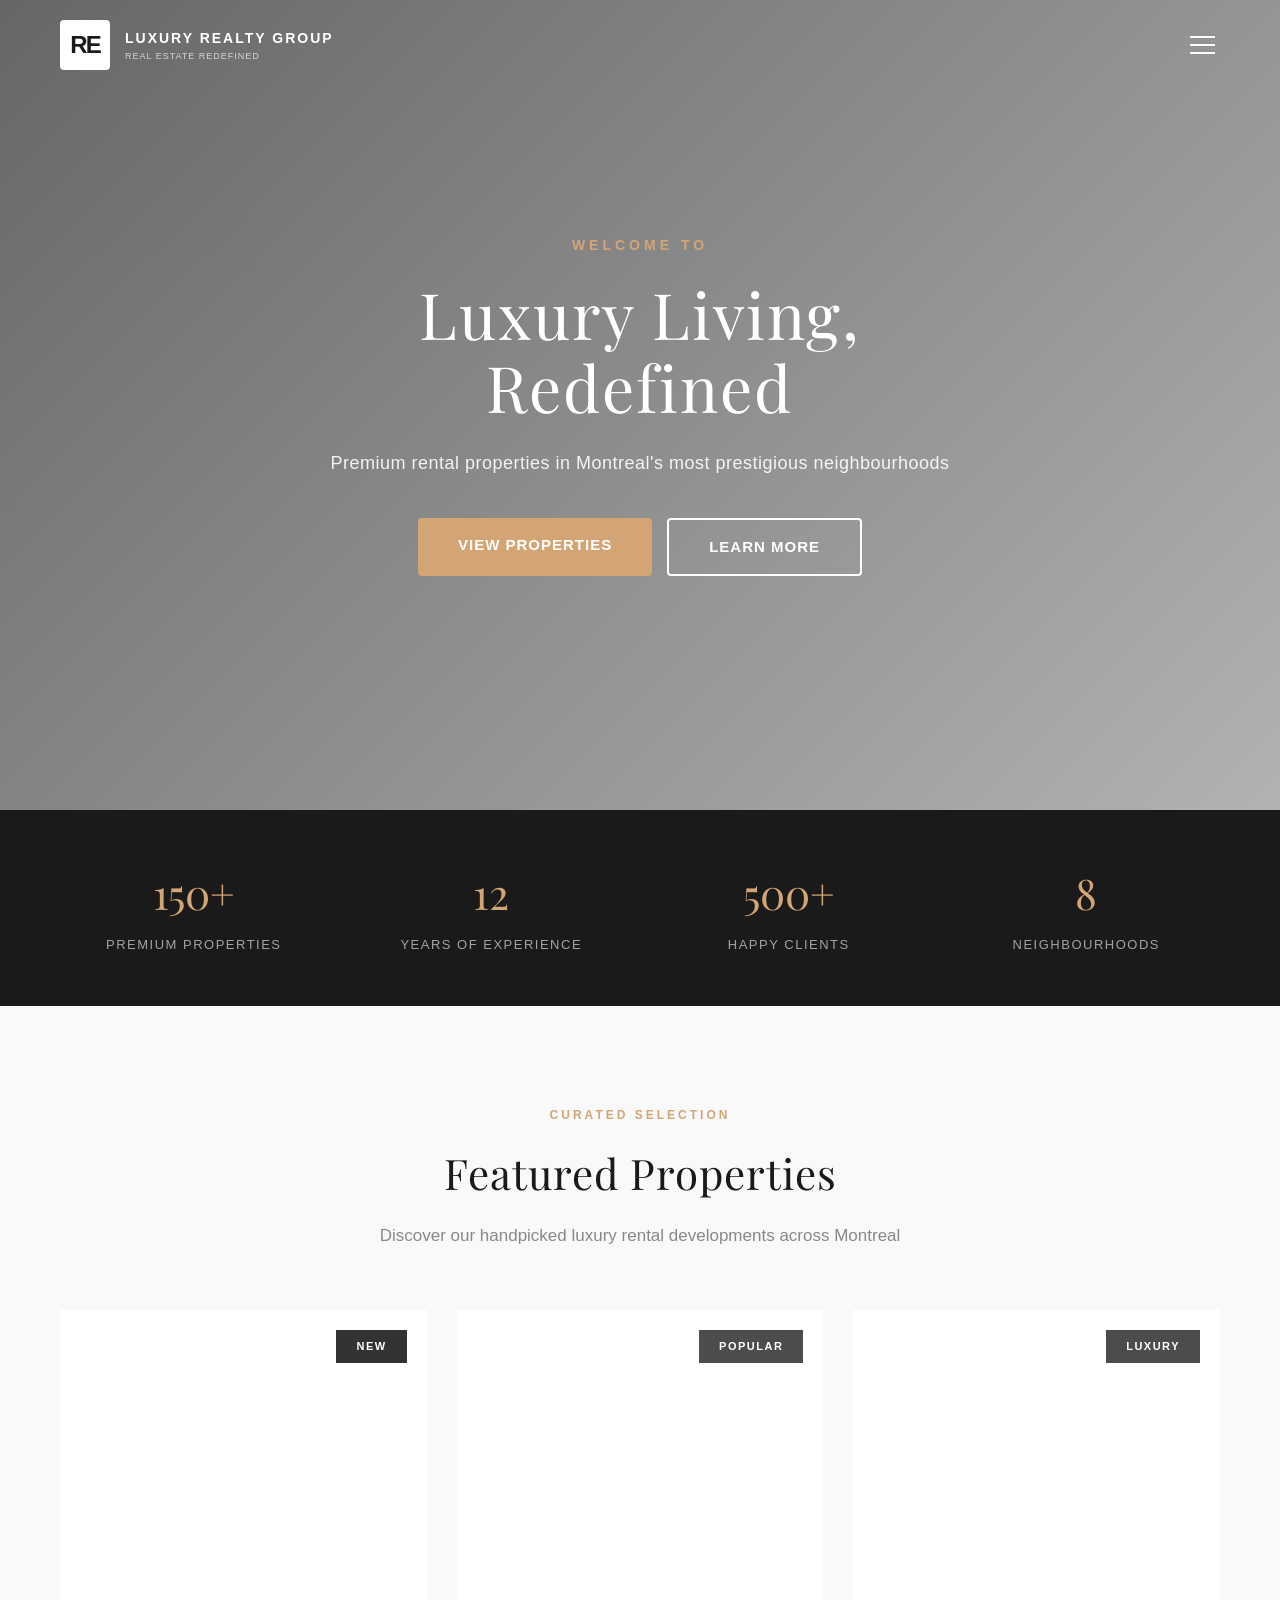
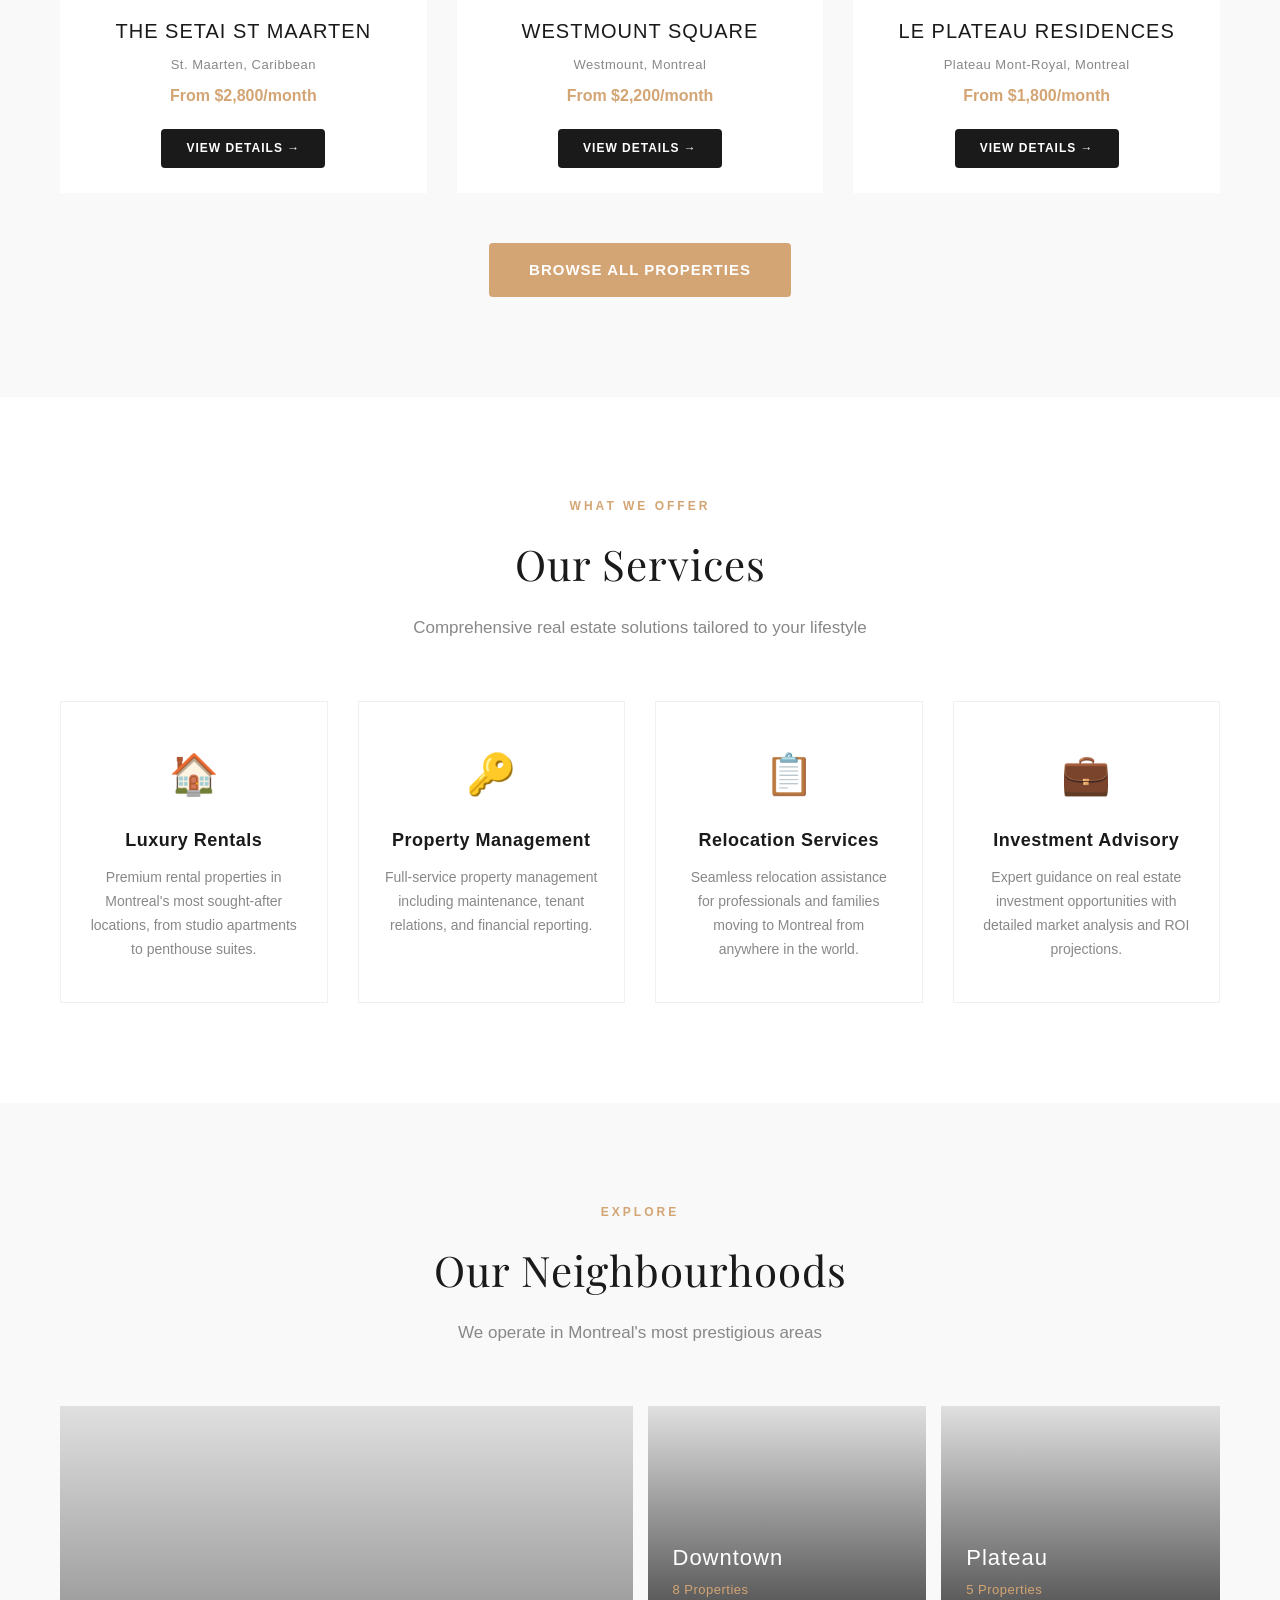
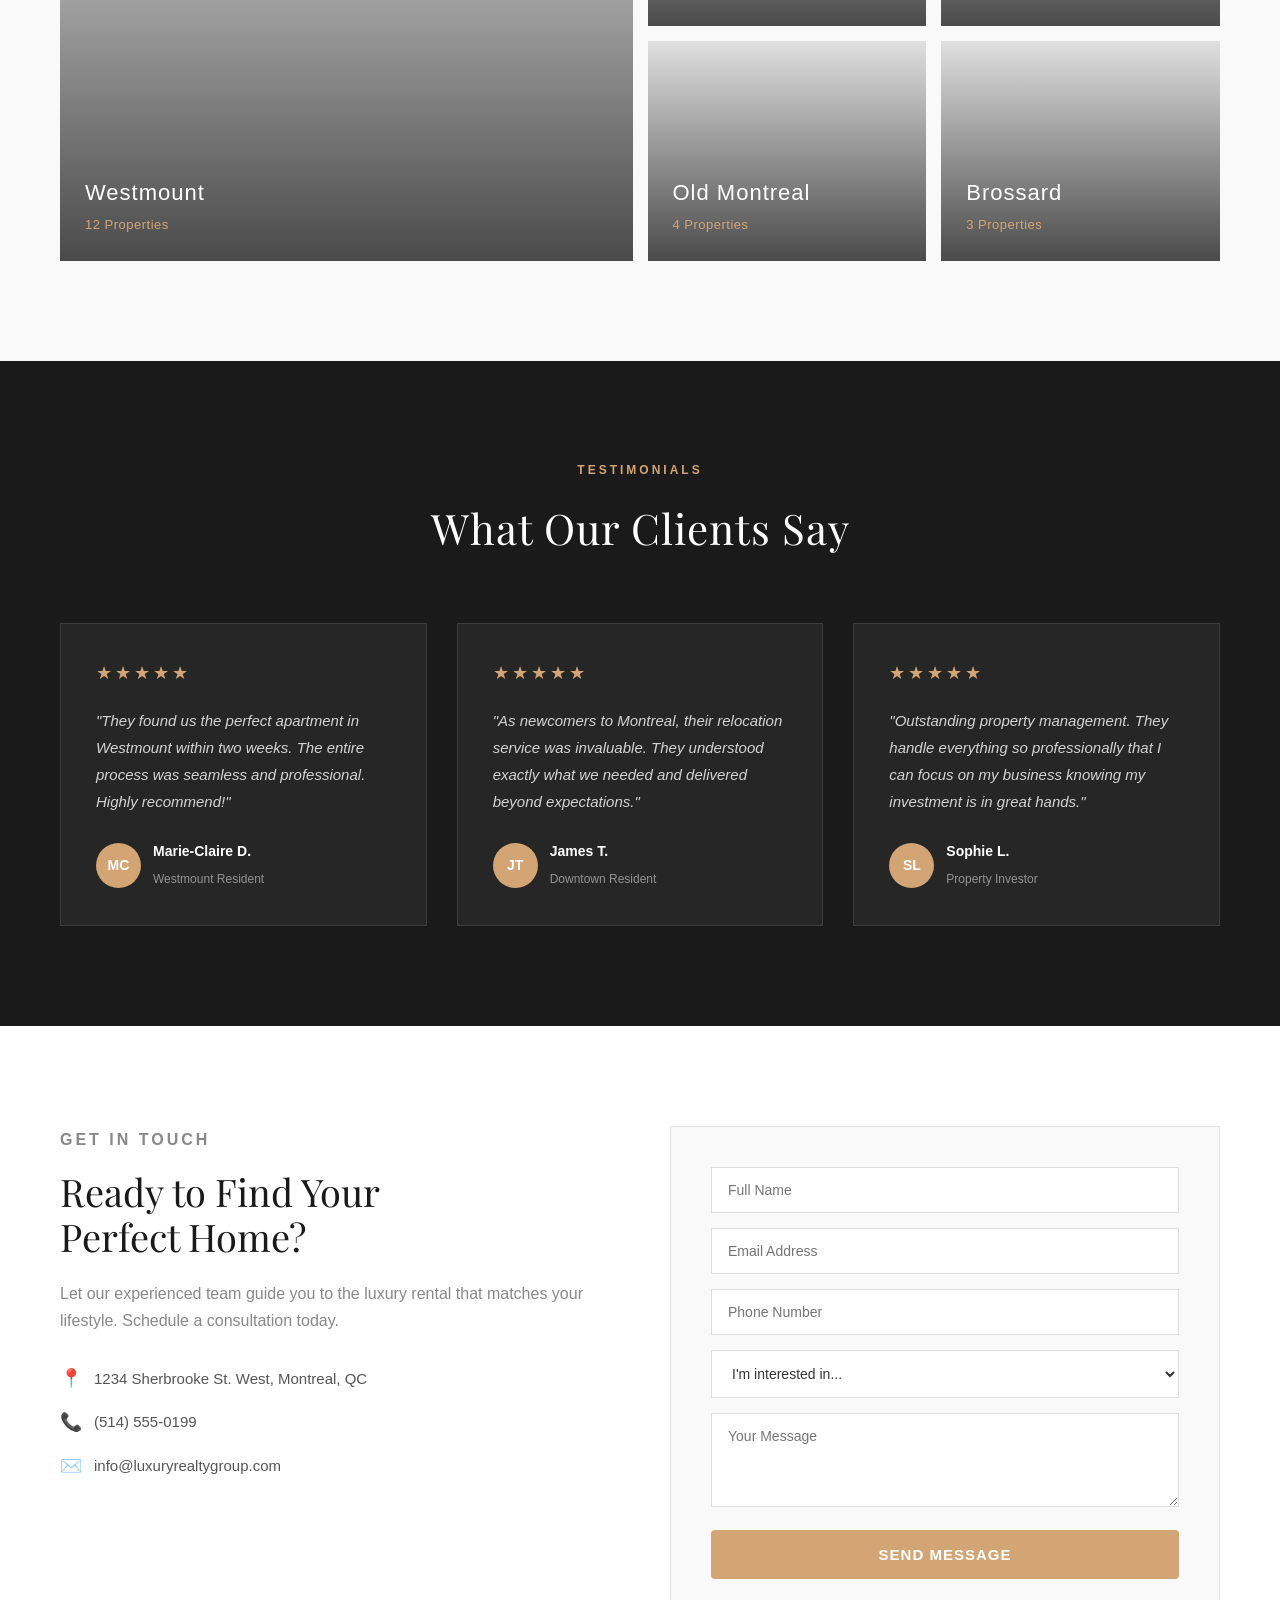
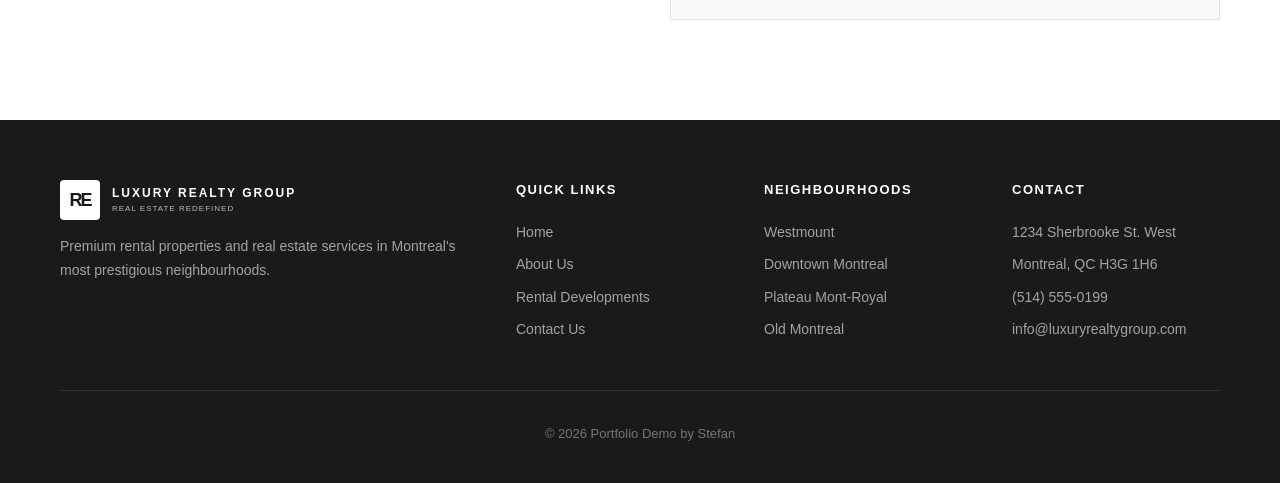
<file: index.html>
<!DOCTYPE html>
<html lang="en">
<head>
    <meta charset="UTF-8">
    <meta name="viewport" content="width=device-width, initial-scale=1.0">
    <title>Luxury Realty Group - Real Estate Redefined</title>
    <link rel="preconnect" href="https://fonts.googleapis.com">
    <link rel="preconnect" href="https://fonts.gstatic.com" crossorigin>
    <link href="https://fonts.googleapis.com/css2?family=Playfair+Display:wght@300;400;600&display=swap" rel="stylesheet">
    <link rel="stylesheet" href="style.css">
</head>
<body>
    <header>
        <div class="container">
            <nav>
                <div class="logo">
                    <div class="logo-icon">RE</div>
                    <div class="logo-text">
                        <span class="main">LUXURY REALTY GROUP</span>
                        <span class="sub">REAL ESTATE REDEFINED</span>
                    </div>
                </div>
                <button class="hamburger" id="menuToggle" aria-label="Open menu">
                    <span></span>
                    <span></span>
                    <span></span>
                </button>
            </nav>
        </div>
    </header>

    <!-- Dim Backdrop -->
    <div class="menu-backdrop" id="menuBackdrop"></div>

    <!-- Floating Sidebar Menu -->
    <div class="menu-sidebar" id="menuSidebar">
        <button class="sidebar-close" id="sidebarClose" aria-label="Close menu"></button>
        <nav class="sidebar-nav">
            <a href="index.html" class="sidebar-link active">HOME</a>
            <a href="about.html" class="sidebar-link">ABOUT US</a>
            <a href="rentals.html" class="sidebar-link">RENTAL DEVELOPMENTS</a>
            <a href="#contact" class="sidebar-link">CONTACT US</a>
        </nav>
    </div>

    <main>
        <!-- Hero Section -->
        <section class="home-hero">
            <div class="home-hero-overlay"></div>
            <div class="home-hero-content">
                <p class="hero-subtitle">WELCOME TO</p>
                <h1>Luxury Living,<br>Redefined</h1>
                <p class="hero-desc">Premium rental properties in Montreal's most prestigious neighbourhoods</p>
                <div class="hero-buttons">
                    <a href="rentals.html" class="btn btn-primary">View Properties</a>
                    <a href="about.html" class="btn btn-secondary">Learn More</a>
                </div>
            </div>
        </section>

        <!-- Stats Bar -->
        <section class="stats-bar">
            <div class="container">
                <div class="stats-grid">
                    <div class="stat-item">
                        <span class="stat-number">150+</span>
                        <span class="stat-label">Premium Properties</span>
                    </div>
                    <div class="stat-item">
                        <span class="stat-number">12</span>
                        <span class="stat-label">Years of Experience</span>
                    </div>
                    <div class="stat-item">
                        <span class="stat-number">500+</span>
                        <span class="stat-label">Happy Clients</span>
                    </div>
                    <div class="stat-item">
                        <span class="stat-number">8</span>
                        <span class="stat-label">Neighbourhoods</span>
                    </div>
                </div>
            </div>
        </section>

        <!-- Featured Properties -->
        <section class="section featured-section">
            <div class="container">
                <div class="section-header">
                    <p class="section-tag">CURATED SELECTION</p>
                    <h2>Featured Properties</h2>
                    <p class="section-desc">Discover our handpicked luxury rental developments across Montreal</p>
                </div>
                <div class="featured-grid">
                    <div class="featured-card">
                        <div class="featured-image" style="background-image: url('https://images.unsplash.com/photo-1582719478250-c89cae4dc85b?w=800&h=500&fit=crop');">
                            <span class="badge new-badge">NEW</span>
                        </div>
                        <div class="featured-info">
                            <h3>THE SETAI ST MAARTEN</h3>
                            <p class="featured-location">St. Maarten, Caribbean</p>
                            <p class="featured-price">From $2,800/month</p>
                            <a href="setai-st-maarten.html" class="btn btn-small">View Details →</a>
                        </div>
                    </div>
                    <div class="featured-card">
                        <div class="featured-image" style="background-image: url('https://images.unsplash.com/photo-1545324418-cc1a3fa10c00?w=800&h=500&fit=crop');">
                            <span class="badge">POPULAR</span>
                        </div>
                        <div class="featured-info">
                            <h3>WESTMOUNT SQUARE</h3>
                            <p class="featured-location">Westmount, Montreal</p>
                            <p class="featured-price">From $2,200/month</p>
                            <a href="rentals.html" class="btn btn-small">View Details →</a>
                        </div>
                    </div>
                    <div class="featured-card">
                        <div class="featured-image" style="background-image: url('https://images.unsplash.com/photo-1502672260266-1c1ef2d93688?w=800&h=500&fit=crop');">
                            <span class="badge">LUXURY</span>
                        </div>
                        <div class="featured-info">
                            <h3>LE PLATEAU RESIDENCES</h3>
                            <p class="featured-location">Plateau Mont-Royal, Montreal</p>
                            <p class="featured-price">From $1,800/month</p>
                            <a href="rentals.html" class="btn btn-small">View Details →</a>
                        </div>
                    </div>
                </div>
                <div class="section-cta">
                    <a href="rentals.html" class="btn btn-primary">Browse All Properties</a>
                </div>
            </div>
        </section>

        <!-- Services Section -->
        <section class="section services-section">
            <div class="container">
                <div class="section-header">
                    <p class="section-tag">WHAT WE OFFER</p>
                    <h2>Our Services</h2>
                    <p class="section-desc">Comprehensive real estate solutions tailored to your lifestyle</p>
                </div>
                <div class="services-grid">
                    <div class="service-card">
                        <div class="service-icon">🏠</div>
                        <h3>Luxury Rentals</h3>
                        <p>Premium rental properties in Montreal's most sought-after locations, from studio apartments to penthouse suites.</p>
                    </div>
                    <div class="service-card">
                        <div class="service-icon">🔑</div>
                        <h3>Property Management</h3>
                        <p>Full-service property management including maintenance, tenant relations, and financial reporting.</p>
                    </div>
                    <div class="service-card">
                        <div class="service-icon">📋</div>
                        <h3>Relocation Services</h3>
                        <p>Seamless relocation assistance for professionals and families moving to Montreal from anywhere in the world.</p>
                    </div>
                    <div class="service-card">
                        <div class="service-icon">💼</div>
                        <h3>Investment Advisory</h3>
                        <p>Expert guidance on real estate investment opportunities with detailed market analysis and ROI projections.</p>
                    </div>
                </div>
            </div>
        </section>

        <!-- Neighbourhoods Section -->
        <section class="section neighbourhoods-section">
            <div class="container">
                <div class="section-header">
                    <p class="section-tag">EXPLORE</p>
                    <h2>Our Neighbourhoods</h2>
                    <p class="section-desc">We operate in Montreal's most prestigious areas</p>
                </div>
                <div class="neighbourhood-grid">
                    <div class="neighbourhood-card neighbourhood-large" style="background-image: url('https://images.unsplash.com/photo-1559329007-40df8a9345d8?w=800&h=600&fit=crop');">
                        <div class="neighbourhood-overlay">
                            <h3>Westmount</h3>
                            <p>12 Properties</p>
                        </div>
                    </div>
                    <div class="neighbourhood-card" style="background-image: url('https://images.unsplash.com/photo-1519389950473-47ba0277781c?w=600&h=400&fit=crop');">
                        <div class="neighbourhood-overlay">
                            <h3>Downtown</h3>
                            <p>8 Properties</p>
                        </div>
                    </div>
                    <div class="neighbourhood-card" style="background-image: url('https://images.unsplash.com/photo-1449824913935-59a10b8d2000?w=600&h=400&fit=crop');">
                        <div class="neighbourhood-overlay">
                            <h3>Plateau</h3>
                            <p>5 Properties</p>
                        </div>
                    </div>
                    <div class="neighbourhood-card" style="background-image: url('https://images.unsplash.com/photo-1486406146926-c627a92ad1ab?w=600&h=400&fit=crop');">
                        <div class="neighbourhood-overlay">
                            <h3>Old Montreal</h3>
                            <p>4 Properties</p>
                        </div>
                    </div>
                    <div class="neighbourhood-card" style="background-image: url('https://images.unsplash.com/photo-1512917774080-9991f1c4c750?w=600&h=400&fit=crop');">
                        <div class="neighbourhood-overlay">
                            <h3>Brossard</h3>
                            <p>3 Properties</p>
                        </div>
                    </div>
                </div>
            </div>
        </section>

        <!-- Testimonials -->
        <section class="section testimonials-section">
            <div class="container">
                <div class="section-header">
                    <p class="section-tag">TESTIMONIALS</p>
                    <h2>What Our Clients Say</h2>
                </div>
                <div class="testimonials-grid">
                    <div class="testimonial-card">
                        <div class="testimonial-stars">★★★★★</div>
                        <p class="testimonial-text">"They found us the perfect apartment in Westmount within two weeks. The entire process was seamless and professional. Highly recommend!"</p>
                        <div class="testimonial-author">
                            <div class="author-avatar">MC</div>
                            <div>
                                <strong>Marie-Claire D.</strong>
                                <span>Westmount Resident</span>
                            </div>
                        </div>
                    </div>
                    <div class="testimonial-card">
                        <div class="testimonial-stars">★★★★★</div>
                        <p class="testimonial-text">"As newcomers to Montreal, their relocation service was invaluable. They understood exactly what we needed and delivered beyond expectations."</p>
                        <div class="testimonial-author">
                            <div class="author-avatar">JT</div>
                            <div>
                                <strong>James T.</strong>
                                <span>Downtown Resident</span>
                            </div>
                        </div>
                    </div>
                    <div class="testimonial-card">
                        <div class="testimonial-stars">★★★★★</div>
                        <p class="testimonial-text">"Outstanding property management. They handle everything so professionally that I can focus on my business knowing my investment is in great hands."</p>
                        <div class="testimonial-author">
                            <div class="author-avatar">SL</div>
                            <div>
                                <strong>Sophie L.</strong>
                                <span>Property Investor</span>
                            </div>
                        </div>
                    </div>
                </div>
            </div>
        </section>

        <!-- Contact / CTA Section -->
        <section class="section" id="contact">
            <div class="container">
                <div class="contact-cta">
                    <div class="contact-cta-text">
                        <p class="section-tag">GET IN TOUCH</p>
                        <h2>Ready to Find Your<br>Perfect Home?</h2>
                        <p>Let our experienced team guide you to the luxury rental that matches your lifestyle. Schedule a consultation today.</p>
                        <div class="contact-details">
                            <div class="contact-item">
                                <span class="contact-icon">📍</span>
                                <span>1234 Sherbrooke St. West, Montreal, QC</span>
                            </div>
                            <div class="contact-item">
                                <span class="contact-icon">📞</span>
                                <span>(514) 555-0199</span>
                            </div>
                            <div class="contact-item">
                                <span class="contact-icon">✉️</span>
                                <span>info@luxuryrealtygroup.com</span>
                            </div>
                        </div>
                    </div>
                    <div class="contact-form-wrapper">
                        <form class="contact-form" onsubmit="event.preventDefault(); alert('This is a demo — form not connected.');">
                            <input type="text" placeholder="Full Name" required>
                            <input type="email" placeholder="Email Address" required>
                            <input type="tel" placeholder="Phone Number">
                            <select>
                                <option value="">I'm interested in...</option>
                                <option>Renting a Property</option>
                                <option>Property Management</option>
                                <option>Investment Advisory</option>
                                <option>Relocation Services</option>
                            </select>
                            <textarea placeholder="Your Message" rows="4"></textarea>
                            <button type="submit" class="btn btn-primary btn-full">Send Message</button>
                        </form>
                    </div>
                </div>
            </div>
        </section>
    </main>

    <footer>
        <div class="container">
            <div class="footer-grid">
                <div class="footer-col">
                    <div class="footer-logo">
                        <div class="logo-icon">RE</div>
                        <div class="logo-text">
                            <span class="main">LUXURY REALTY GROUP</span>
                            <span class="sub">REAL ESTATE REDEFINED</span>
                        </div>
                    </div>
                    <p class="footer-desc">Premium rental properties and real estate services in Montreal's most prestigious neighbourhoods.</p>
                </div>
                <div class="footer-col">
                    <h4>Quick Links</h4>
                    <ul>
                        <li><a href="index.html">Home</a></li>
                        <li><a href="about.html">About Us</a></li>
                        <li><a href="rentals.html">Rental Developments</a></li>
                        <li><a href="#contact">Contact Us</a></li>
                    </ul>
                </div>
                <div class="footer-col">
                    <h4>Neighbourhoods</h4>
                    <ul>
                        <li><a href="rentals.html">Westmount</a></li>
                        <li><a href="rentals.html">Downtown Montreal</a></li>
                        <li><a href="rentals.html">Plateau Mont-Royal</a></li>
                        <li><a href="rentals.html">Old Montreal</a></li>
                    </ul>
                </div>
                <div class="footer-col">
                    <h4>Contact</h4>
                    <ul>
                        <li>1234 Sherbrooke St. West</li>
                        <li>Montreal, QC H3G 1H6</li>
                        <li>(514) 555-0199</li>
                        <li>info@luxuryrealtygroup.com</li>
                    </ul>
                </div>
            </div>
            <div class="footer-bottom">
                <p>&copy; 2026 Portfolio Demo by Stefan</p>
            </div>
        </div>
    </footer>
    <script src="menu.js"></script>
</body>
</html>
</file>
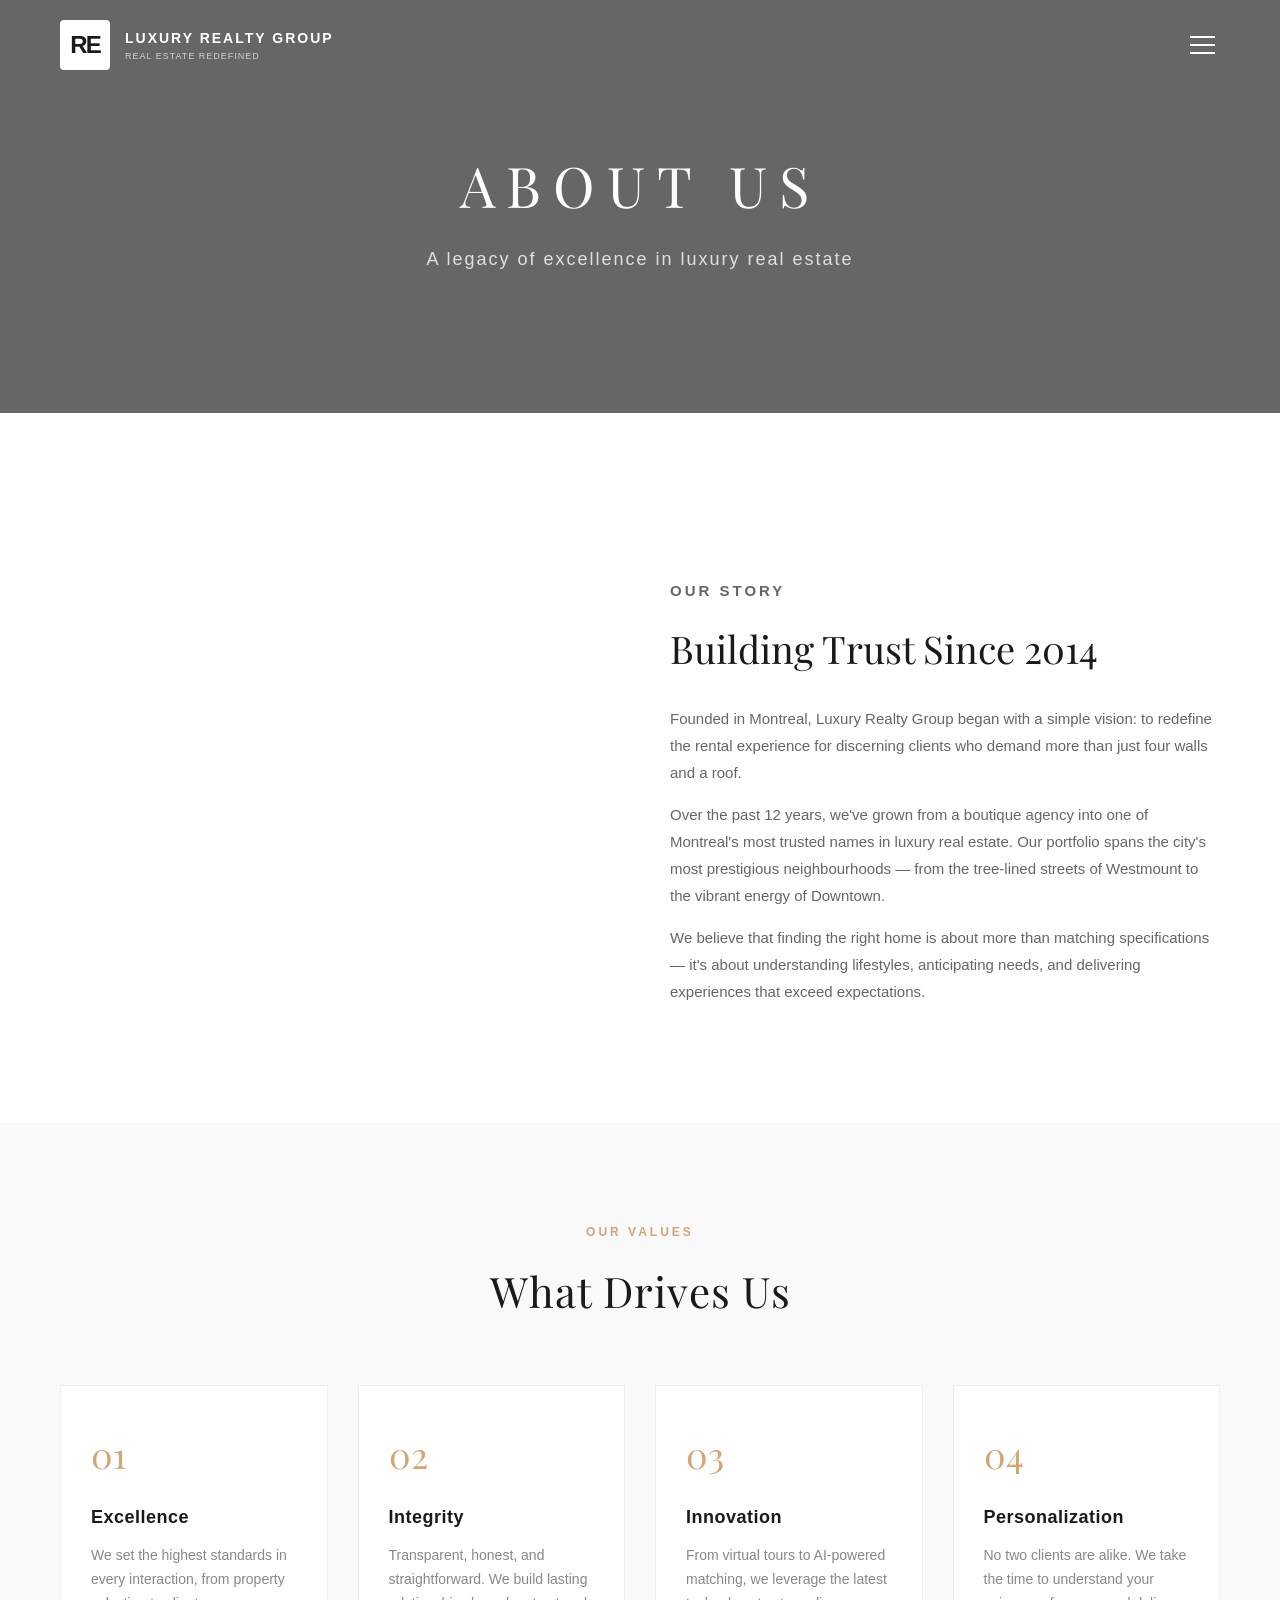
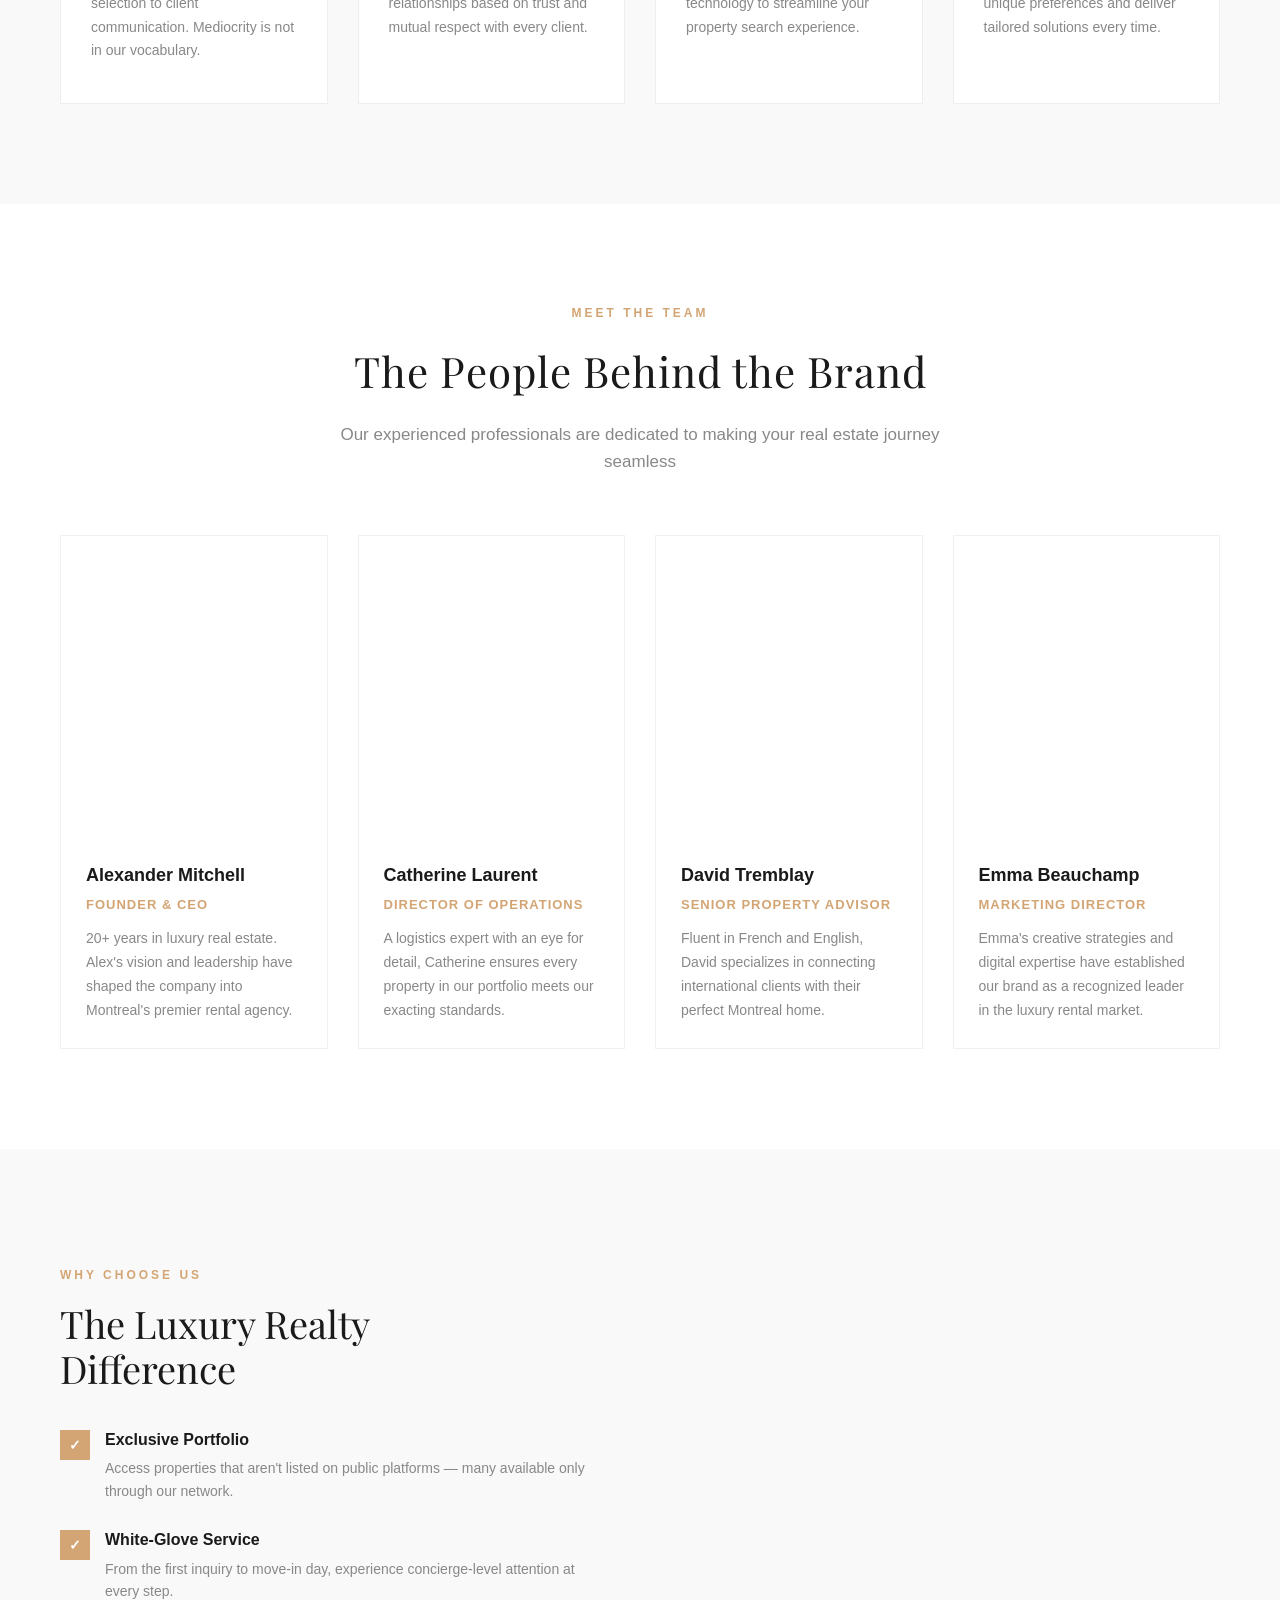
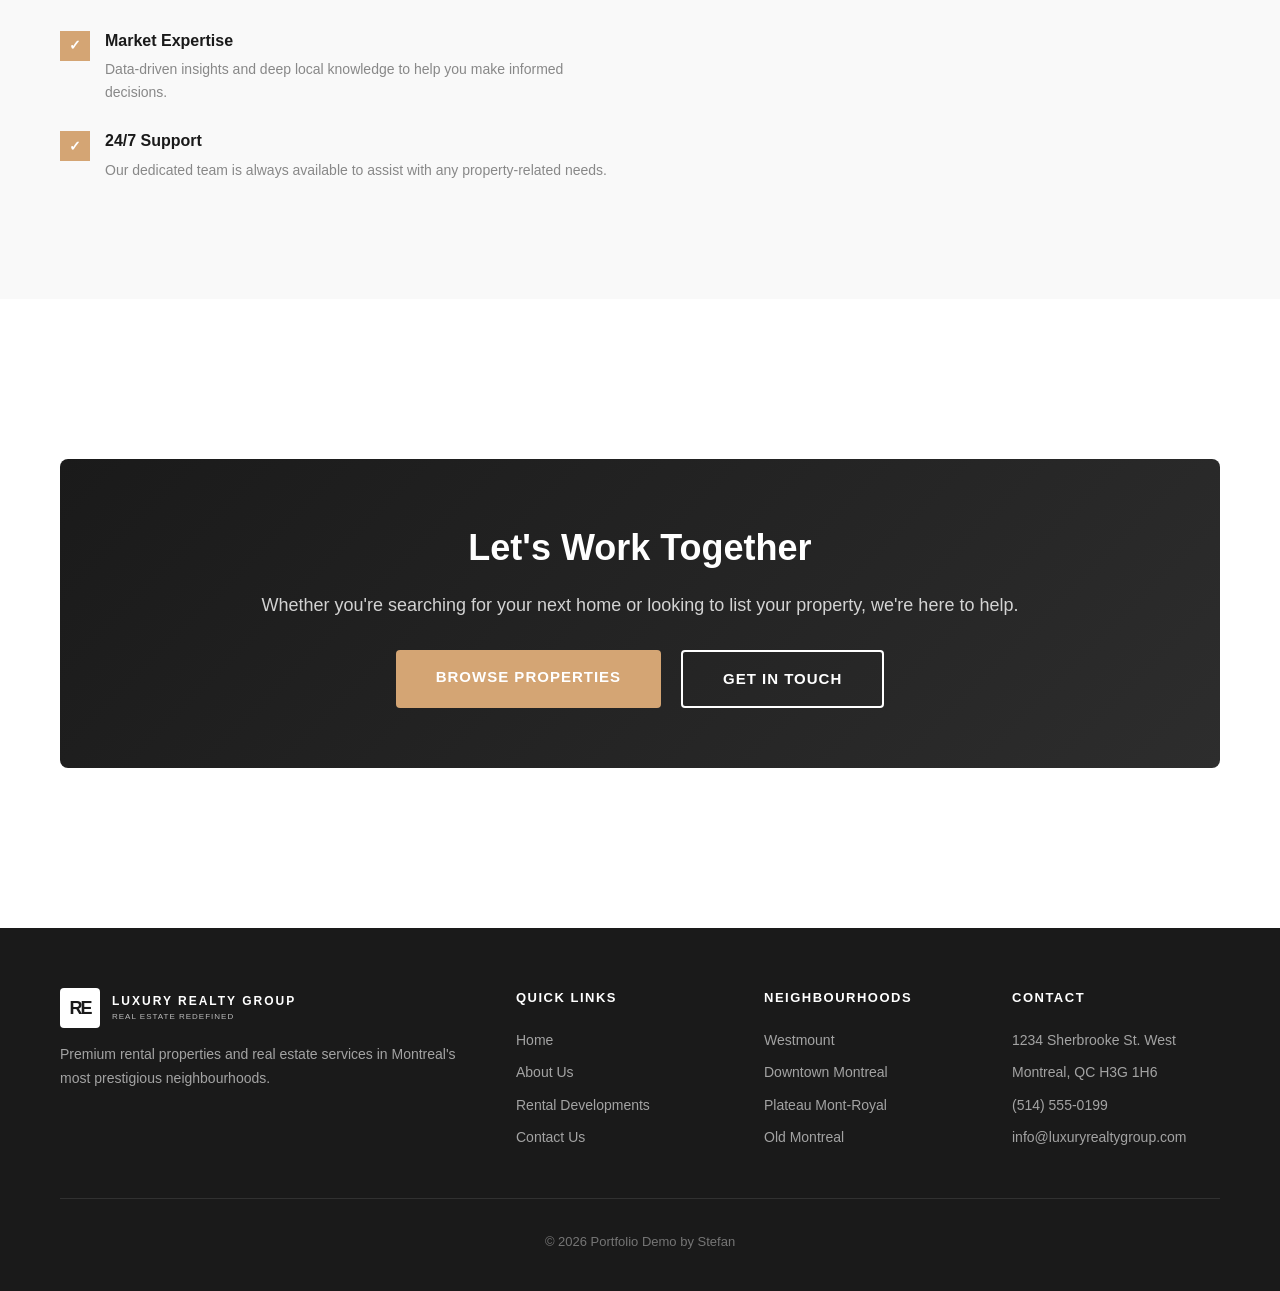
<file: about.html>
<!DOCTYPE html>
<html lang="en">
<head>
    <meta charset="UTF-8">
    <meta name="viewport" content="width=device-width, initial-scale=1.0">
    <title>About Us - Luxury Realty Group</title>
    <link rel="preconnect" href="https://fonts.googleapis.com">
    <link rel="preconnect" href="https://fonts.gstatic.com" crossorigin>
    <link href="https://fonts.googleapis.com/css2?family=Playfair+Display:wght@300;400;600&display=swap" rel="stylesheet">
    <link rel="stylesheet" href="style.css">
</head>
<body>
    <header>
        <div class="container">
            <nav>
                <div class="logo">
                    <div class="logo-icon">RE</div>
                    <div class="logo-text">
                        <span class="main">LUXURY REALTY GROUP</span>
                        <span class="sub">REAL ESTATE REDEFINED</span>
                    </div>
                </div>
                <button class="hamburger" id="menuToggle" aria-label="Open menu">
                    <span></span>
                    <span></span>
                    <span></span>
                </button>
            </nav>
        </div>
    </header>

    <!-- Dim Backdrop -->
    <div class="menu-backdrop" id="menuBackdrop"></div>

    <!-- Floating Sidebar Menu -->
    <div class="menu-sidebar" id="menuSidebar">
        <button class="sidebar-close" id="sidebarClose" aria-label="Close menu"></button>
        <nav class="sidebar-nav">
            <a href="index.html" class="sidebar-link">HOME</a>
            <a href="about.html" class="sidebar-link active">ABOUT US</a>
            <a href="rentals.html" class="sidebar-link">RENTAL DEVELOPMENTS</a>
            <a href="#contact" class="sidebar-link">CONTACT US</a>
        </nav>
    </div>

    <main>
        <!-- Hero -->
        <div class="hero about-hero">
            <h1>ABOUT US</h1>
            <p class="hero-tagline">A legacy of excellence in luxury real estate</p>
        </div>

        <!-- Our Story -->
        <section class="section">
            <div class="container">
                <div class="about-story">
                    <div class="story-image" style="background-image: url('https://images.unsplash.com/photo-1497366216548-37526070297c?w=800&h=600&fit=crop');"></div>
                    <div class="story-content">
                        <p class="section-tag">OUR STORY</p>
                        <h2>Building Trust Since 2014</h2>
                        <p>Founded in Montreal, Luxury Realty Group began with a simple vision: to redefine the rental experience for discerning clients who demand more than just four walls and a roof.</p>
                        <p>Over the past 12 years, we've grown from a boutique agency into one of Montreal's most trusted names in luxury real estate. Our portfolio spans the city's most prestigious neighbourhoods — from the tree-lined streets of Westmount to the vibrant energy of Downtown.</p>
                        <p>We believe that finding the right home is about more than matching specifications — it's about understanding lifestyles, anticipating needs, and delivering experiences that exceed expectations.</p>
                    </div>
                </div>
            </div>
        </section>

        <!-- Values -->
        <section class="section values-section">
            <div class="container">
                <div class="section-header">
                    <p class="section-tag">OUR VALUES</p>
                    <h2>What Drives Us</h2>
                </div>
                <div class="values-grid">
                    <div class="value-card">
                        <div class="value-number">01</div>
                        <h3>Excellence</h3>
                        <p>We set the highest standards in every interaction, from property selection to client communication. Mediocrity is not in our vocabulary.</p>
                    </div>
                    <div class="value-card">
                        <div class="value-number">02</div>
                        <h3>Integrity</h3>
                        <p>Transparent, honest, and straightforward. We build lasting relationships based on trust and mutual respect with every client.</p>
                    </div>
                    <div class="value-card">
                        <div class="value-number">03</div>
                        <h3>Innovation</h3>
                        <p>From virtual tours to AI-powered matching, we leverage the latest technology to streamline your property search experience.</p>
                    </div>
                    <div class="value-card">
                        <div class="value-number">04</div>
                        <h3>Personalization</h3>
                        <p>No two clients are alike. We take the time to understand your unique preferences and deliver tailored solutions every time.</p>
                    </div>
                </div>
            </div>
        </section>

        <!-- Team -->
        <section class="section">
            <div class="container">
                <div class="section-header">
                    <p class="section-tag">MEET THE TEAM</p>
                    <h2>The People Behind the Brand</h2>
                    <p class="section-desc">Our experienced professionals are dedicated to making your real estate journey seamless</p>
                </div>
                <div class="team-grid">
                    <div class="team-card">
                        <div class="team-photo" style="background-image: url('https://images.unsplash.com/photo-1560250097-0b93528c311a?w=400&h=500&fit=crop');"></div>
                        <div class="team-info">
                            <h3>Alexander Mitchell</h3>
                            <p class="team-role">Founder & CEO</p>
                            <p class="team-bio">20+ years in luxury real estate. Alex's vision and leadership have shaped the company into Montreal's premier rental agency.</p>
                        </div>
                    </div>
                    <div class="team-card">
                        <div class="team-photo" style="background-image: url('https://images.unsplash.com/photo-1573496359142-b8d87734a5a2?w=400&h=500&fit=crop');"></div>
                        <div class="team-info">
                            <h3>Catherine Laurent</h3>
                            <p class="team-role">Director of Operations</p>
                            <p class="team-bio">A logistics expert with an eye for detail, Catherine ensures every property in our portfolio meets our exacting standards.</p>
                        </div>
                    </div>
                    <div class="team-card">
                        <div class="team-photo" style="background-image: url('https://images.unsplash.com/photo-1472099645785-5658abf4ff4e?w=400&h=500&fit=crop');"></div>
                        <div class="team-info">
                            <h3>David Tremblay</h3>
                            <p class="team-role">Senior Property Advisor</p>
                            <p class="team-bio">Fluent in French and English, David specializes in connecting international clients with their perfect Montreal home.</p>
                        </div>
                    </div>
                    <div class="team-card">
                        <div class="team-photo" style="background-image: url('https://images.unsplash.com/photo-1580489944761-15a19d654956?w=400&h=500&fit=crop');"></div>
                        <div class="team-info">
                            <h3>Emma Beauchamp</h3>
                            <p class="team-role">Marketing Director</p>
                            <p class="team-bio">Emma's creative strategies and digital expertise have established our brand as a recognized leader in the luxury rental market.</p>
                        </div>
                    </div>
                </div>
            </div>
        </section>

        <!-- Why Choose Us -->
        <section class="section why-section">
            <div class="container">
                <div class="why-grid">
                    <div class="why-content">
                        <p class="section-tag">WHY CHOOSE US</p>
                        <h2>The Luxury Realty<br>Difference</h2>
                        <div class="why-list">
                            <div class="why-item">
                                <div class="why-icon">✓</div>
                                <div>
                                    <h4>Exclusive Portfolio</h4>
                                    <p>Access properties that aren't listed on public platforms — many available only through our network.</p>
                                </div>
                            </div>
                            <div class="why-item">
                                <div class="why-icon">✓</div>
                                <div>
                                    <h4>White-Glove Service</h4>
                                    <p>From the first inquiry to move-in day, experience concierge-level attention at every step.</p>
                                </div>
                            </div>
                            <div class="why-item">
                                <div class="why-icon">✓</div>
                                <div>
                                    <h4>Market Expertise</h4>
                                    <p>Data-driven insights and deep local knowledge to help you make informed decisions.</p>
                                </div>
                            </div>
                            <div class="why-item">
                                <div class="why-icon">✓</div>
                                <div>
                                    <h4>24/7 Support</h4>
                                    <p>Our dedicated team is always available to assist with any property-related needs.</p>
                                </div>
                            </div>
                        </div>
                    </div>
                    <div class="why-image" style="background-image: url('https://images.unsplash.com/photo-1600596542815-ffad4c1539a9?w=800&h=900&fit=crop');"></div>
                </div>
            </div>
        </section>

        <!-- CTA -->
        <section class="section" id="contact">
            <div class="container">
                <div class="cta-section">
                    <h2>Let's Work Together</h2>
                    <p>Whether you're searching for your next home or looking to list your property, we're here to help.</p>
                    <div class="cta-buttons">
                        <a href="rentals.html" class="btn btn-primary">Browse Properties</a>
                        <a href="index.html#contact" class="btn btn-secondary">Get in Touch</a>
                    </div>
                </div>
            </div>
        </section>
    </main>

    <footer>
        <div class="container">
            <div class="footer-grid">
                <div class="footer-col">
                    <div class="footer-logo">
                        <div class="logo-icon">RE</div>
                        <div class="logo-text">
                            <span class="main">LUXURY REALTY GROUP</span>
                            <span class="sub">REAL ESTATE REDEFINED</span>
                        </div>
                    </div>
                    <p class="footer-desc">Premium rental properties and real estate services in Montreal's most prestigious neighbourhoods.</p>
                </div>
                <div class="footer-col">
                    <h4>Quick Links</h4>
                    <ul>
                        <li><a href="index.html">Home</a></li>
                        <li><a href="about.html">About Us</a></li>
                        <li><a href="rentals.html">Rental Developments</a></li>
                        <li><a href="#contact">Contact Us</a></li>
                    </ul>
                </div>
                <div class="footer-col">
                    <h4>Neighbourhoods</h4>
                    <ul>
                        <li><a href="rentals.html">Westmount</a></li>
                        <li><a href="rentals.html">Downtown Montreal</a></li>
                        <li><a href="rentals.html">Plateau Mont-Royal</a></li>
                        <li><a href="rentals.html">Old Montreal</a></li>
                    </ul>
                </div>
                <div class="footer-col">
                    <h4>Contact</h4>
                    <ul>
                        <li>1234 Sherbrooke St. West</li>
                        <li>Montreal, QC H3G 1H6</li>
                        <li>(514) 555-0199</li>
                        <li>info@luxuryrealtygroup.com</li>
                    </ul>
                </div>
            </div>
            <div class="footer-bottom">
                <p>&copy; 2026 Portfolio Demo by Stefan</p>
            </div>
        </div>
    </footer>
    <script src="menu.js"></script>
</body>
</html>
</file>
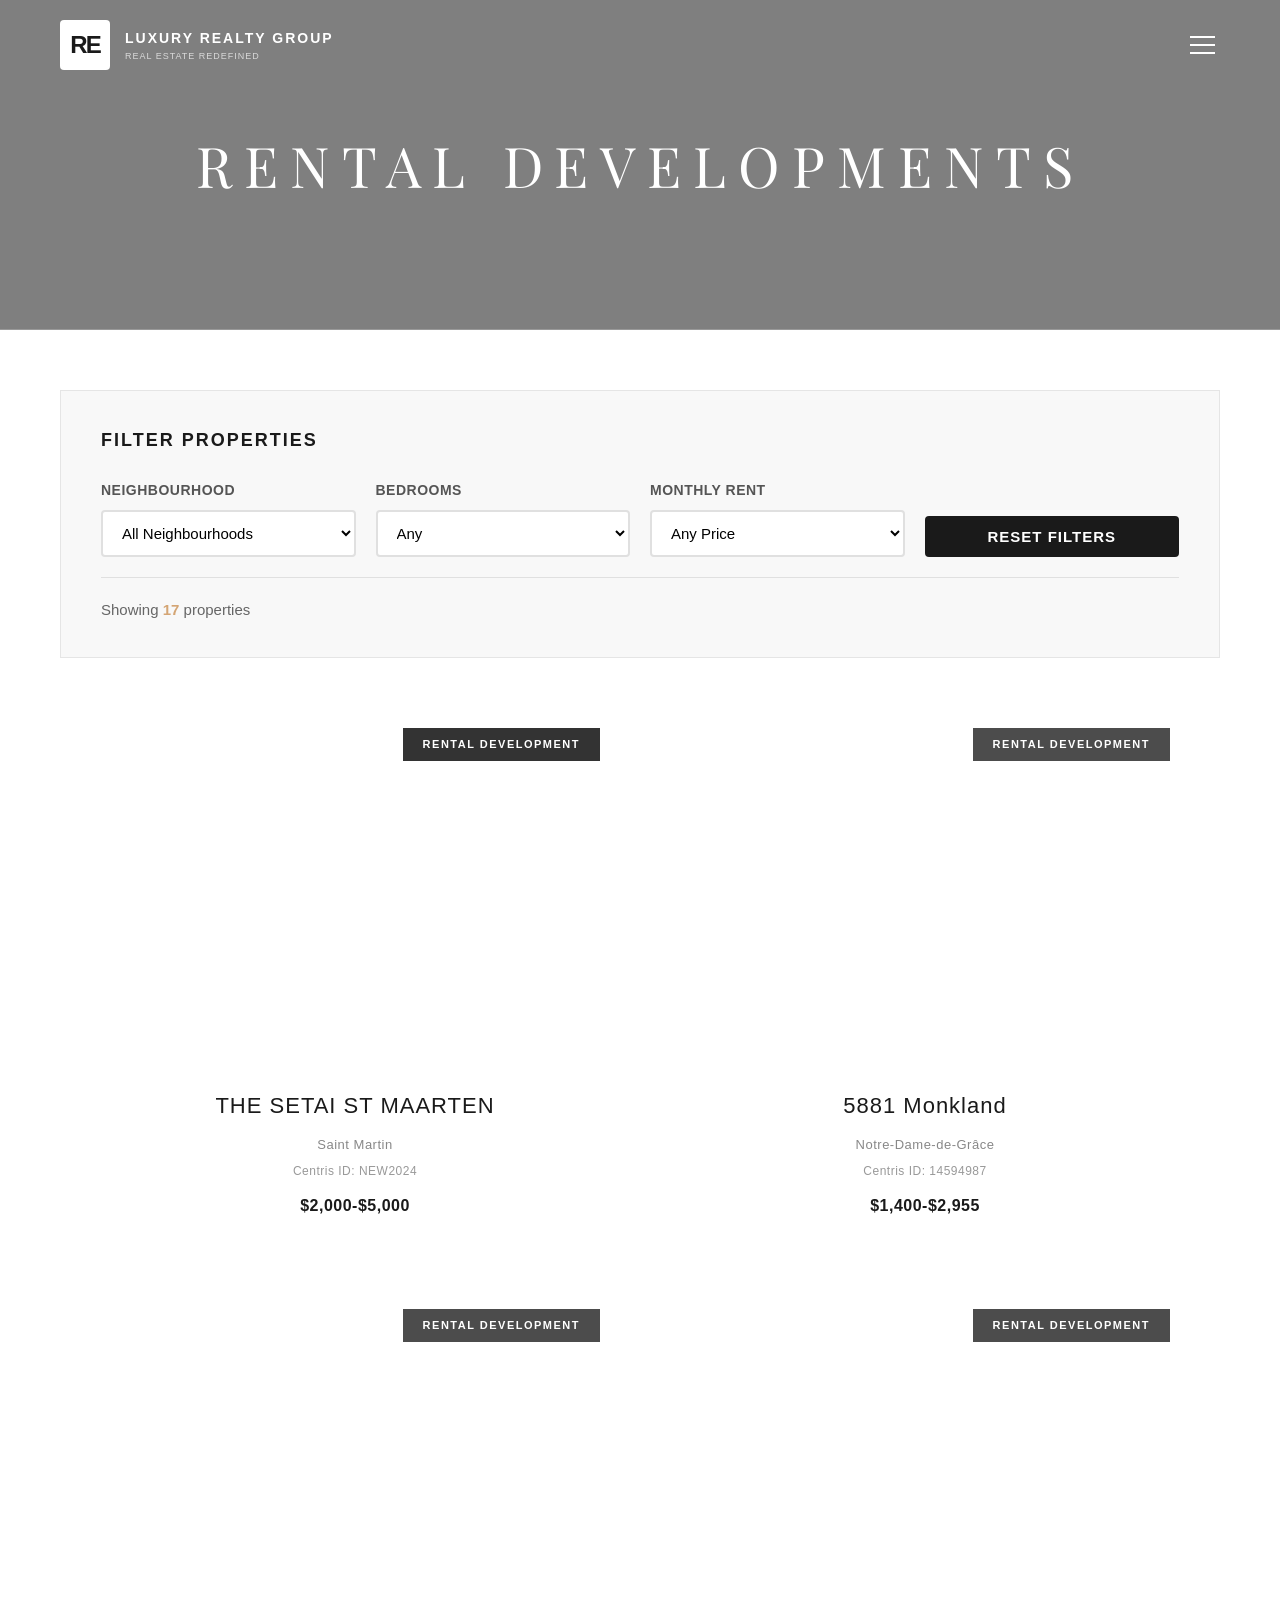
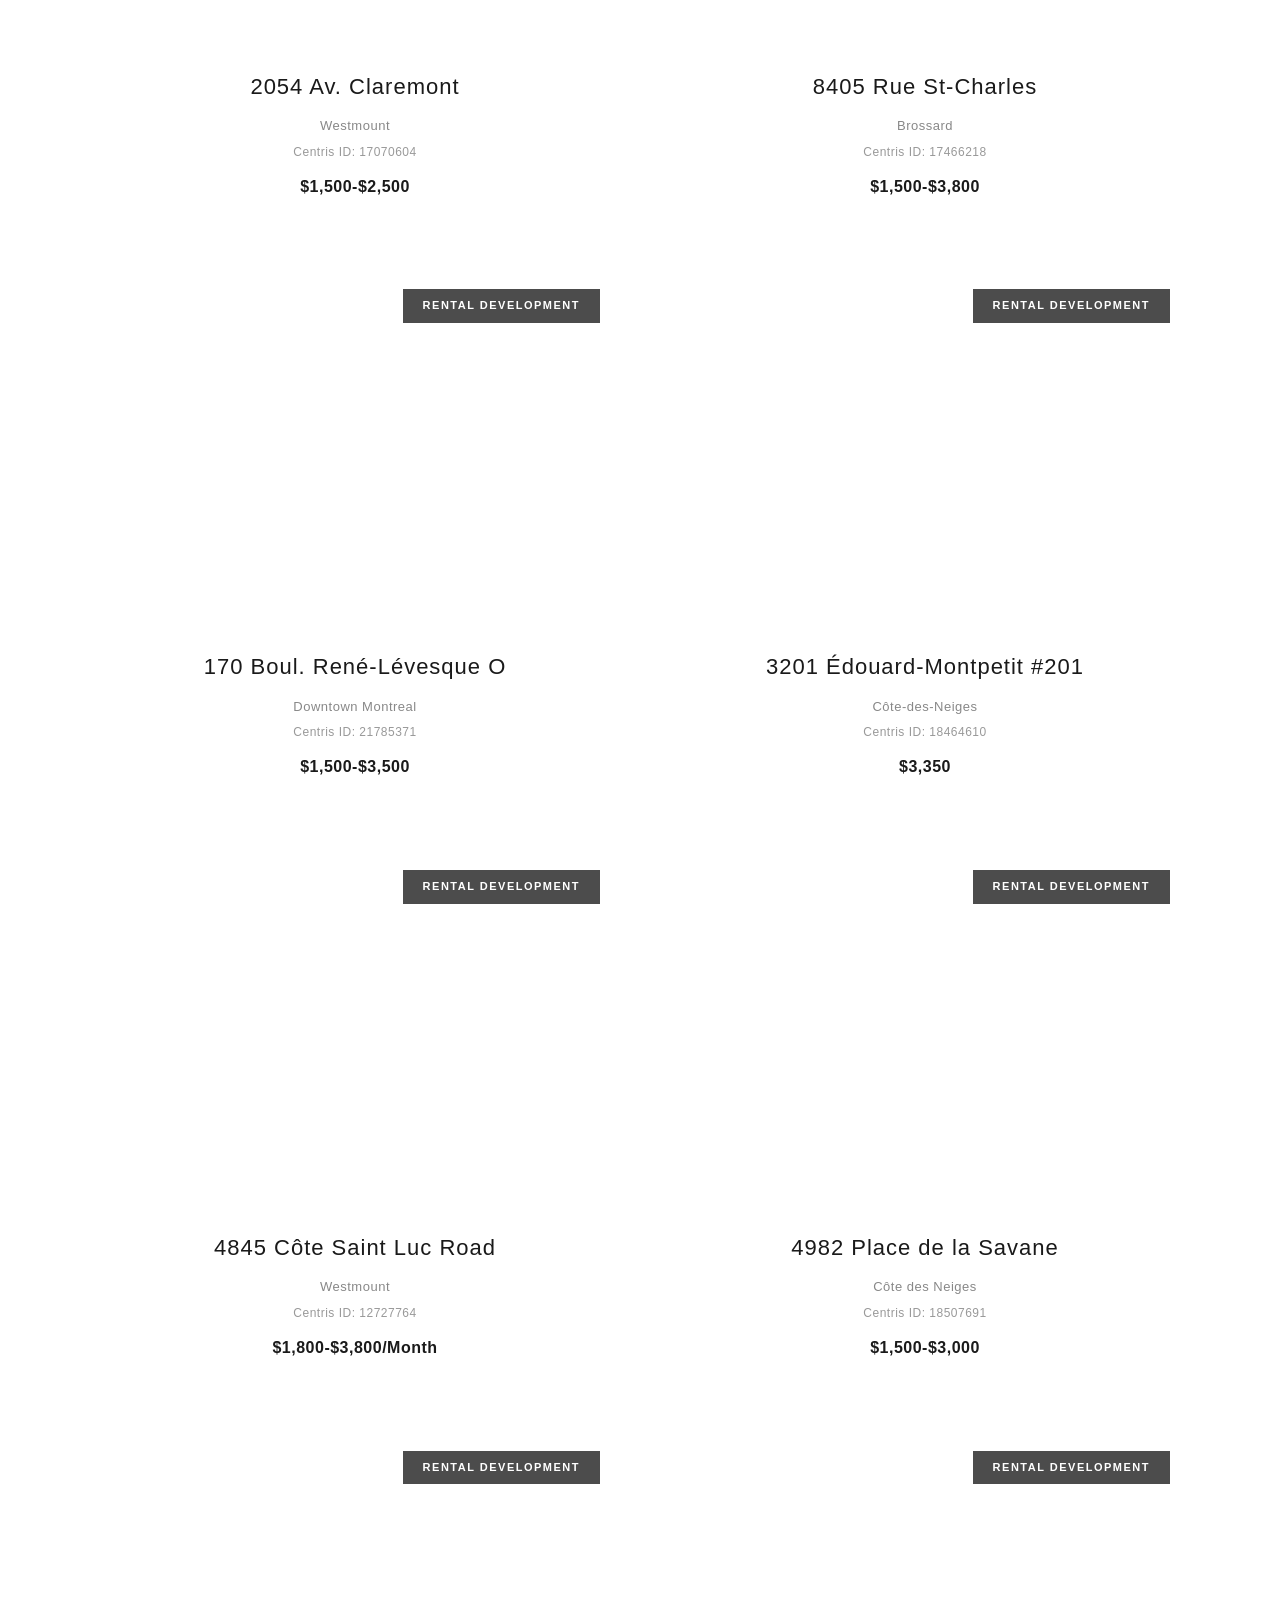
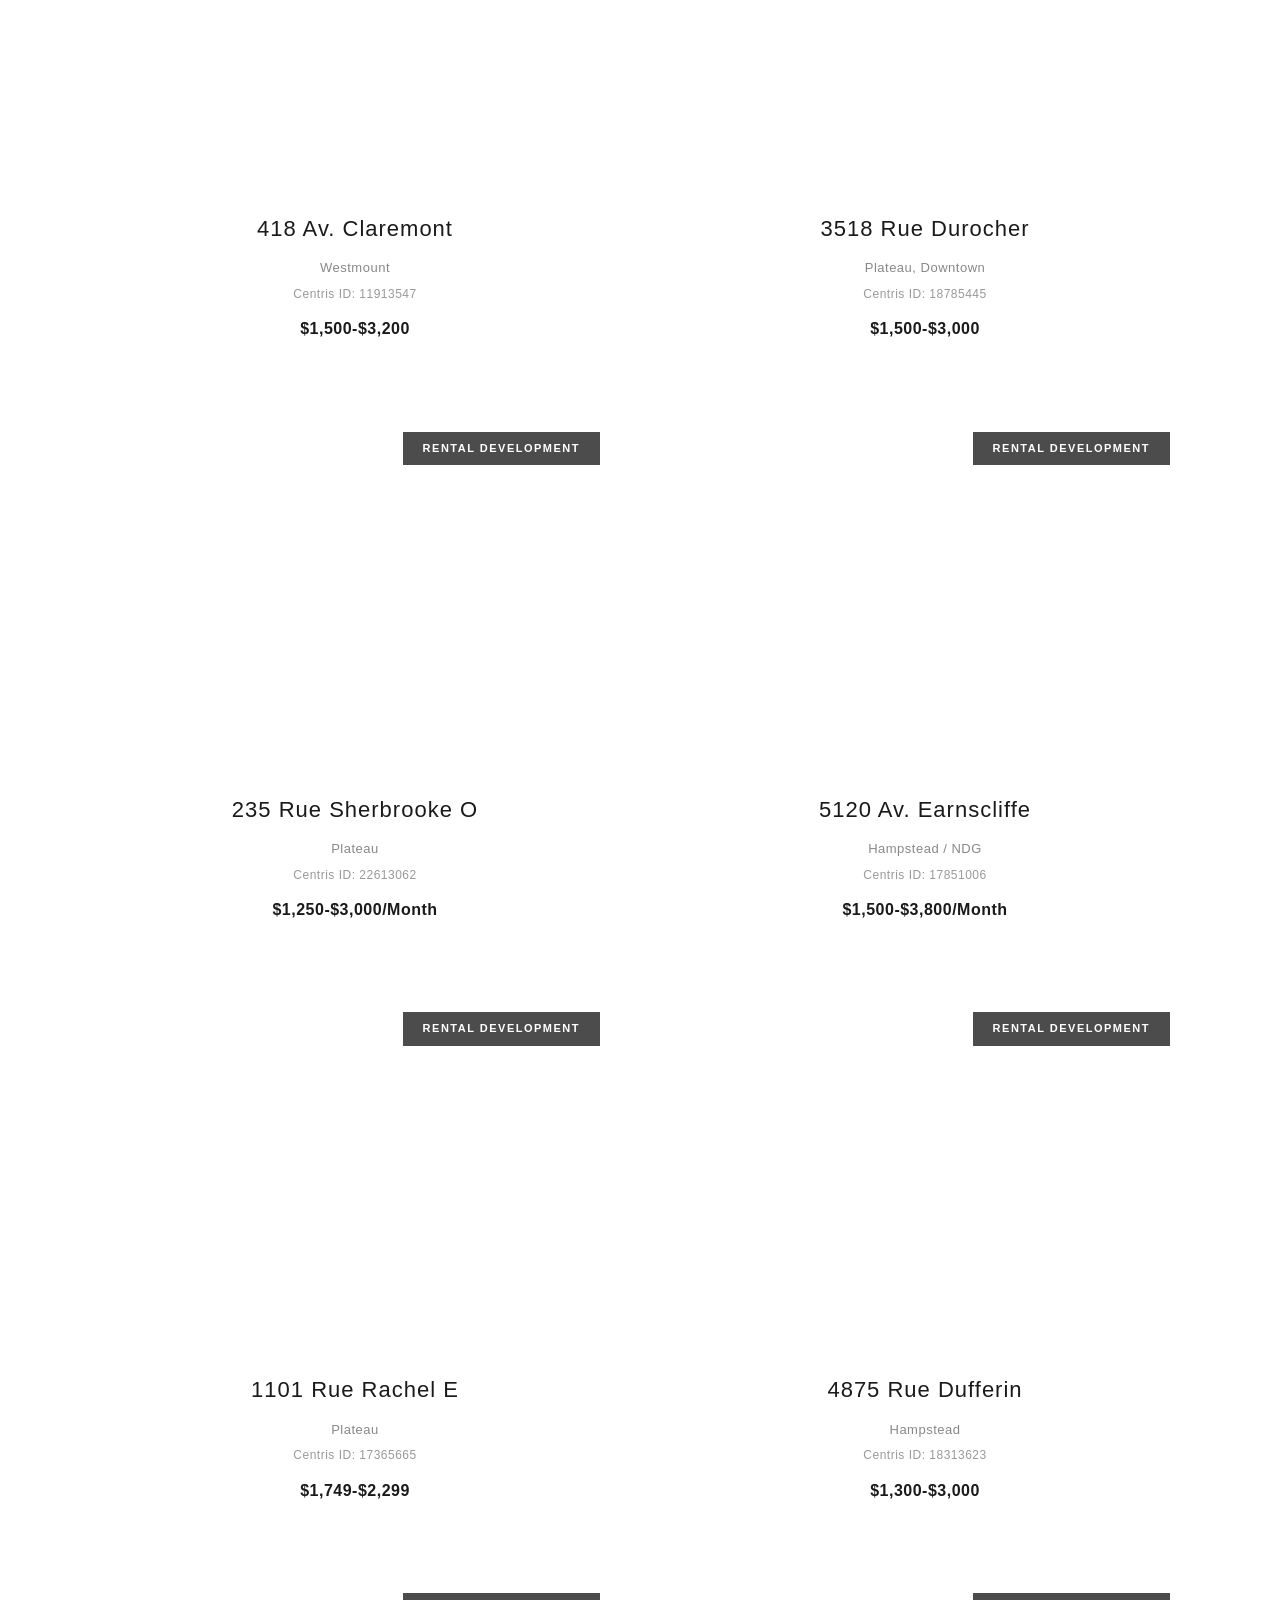
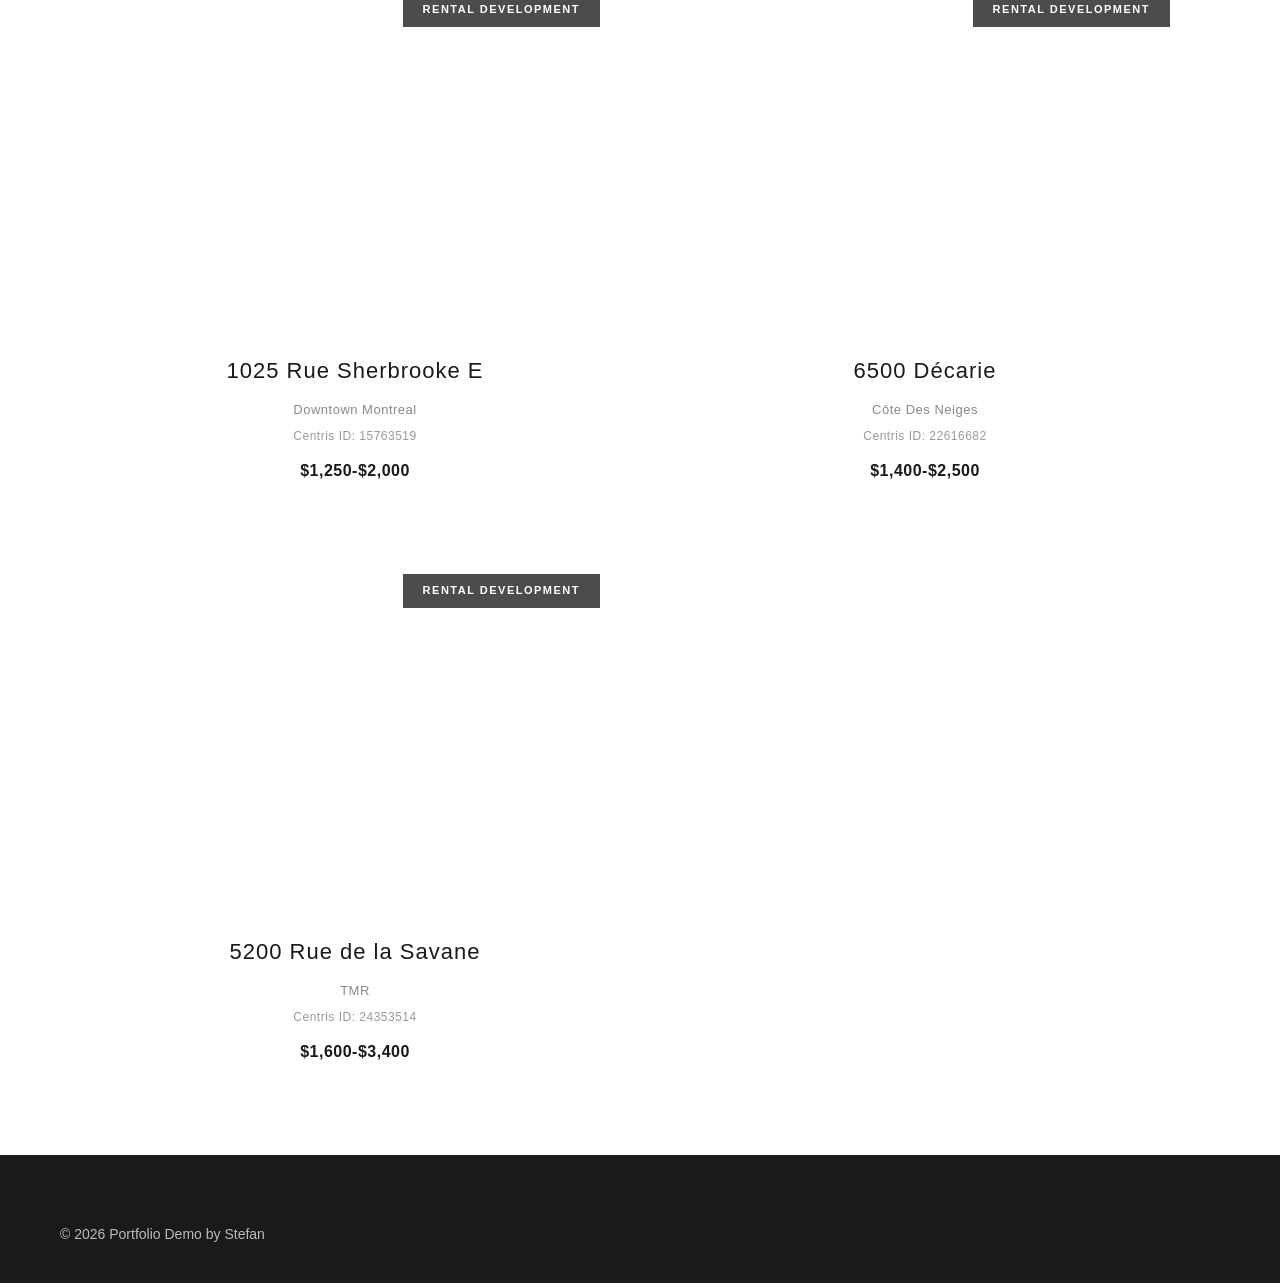
<file: rentals.html>
<!DOCTYPE html>
<html lang="en">
<head>
    <meta charset="UTF-8">
    <meta name="viewport" content="width=device-width, initial-scale=1.0">
    <title>Rental Developments - Real Estate Filter Demo</title>
    <link rel="preconnect" href="https://fonts.googleapis.com">
    <link rel="preconnect" href="https://fonts.gstatic.com" crossorigin>
    <link href="https://fonts.googleapis.com/css2?family=Playfair+Display:wght@300;400;600&display=swap" rel="stylesheet">
    <link rel="stylesheet" href="style.css">
</head>
<body>
    <header>
        <div class="container">
            <nav>
                <div class="logo">
                    <div class="logo-icon">RE</div>
                    <div class="logo-text">
                        <span class="main">LUXURY REALTY GROUP</span>
                        <span class="sub">REAL ESTATE REDEFINED</span>
                    </div>
                </div>
                <button class="hamburger" id="menuToggle" aria-label="Open menu">
                    <span></span>
                    <span></span>
                    <span></span>
                </button>
            </nav>
        </div>
    </header>

    <!-- Dim Backdrop -->
    <div class="menu-backdrop" id="menuBackdrop"></div>

    <!-- Floating Sidebar Menu -->
    <div class="menu-sidebar" id="menuSidebar">
        <button class="sidebar-close" id="sidebarClose" aria-label="Close menu"></button>
        <nav class="sidebar-nav">
            <a href="index.html" class="sidebar-link">HOME</a>
            <a href="about.html" class="sidebar-link">ABOUT US</a>
            <a href="rentals.html" class="sidebar-link active">RENTAL DEVELOPMENTS</a>
            <a href="index.html#contact" class="sidebar-link">CONTACT US</a>
        </nav>
    </div>

    <main>
        <div class="hero">
            <h1>RENTAL DEVELOPMENTS</h1>
        </div>

        <div class="container">
            <!-- FILTER BAR - NEW FEATURE -->
            <div class="filter-bar">
                <h3>Filter Properties</h3>
                <div class="filters">
                    <div class="filter-group">
                        <label for="neighbourhood">Neighbourhood</label>
                        <select id="neighbourhood">
                            <option value="">All Neighbourhoods</option>
                            <option value="westmount">Westmount</option>
                            <option value="downtown">Downtown Montreal</option>
                            <option value="plateau">Plateau</option>
                            <option value="brossard">Brossard</option>
                            <option value="ndg">Notre-Dame-de-Grâce</option>
                            <option value="hampstead">Hampstead</option>
                            <option value="cote-des-neiges">Côte-des-Neiges</option>
                        </select>
                    </div>

                    <div class="filter-group">
                        <label for="bedrooms">Bedrooms</label>
                        <select id="bedrooms">
                            <option value="">Any</option>
                            <option value="0">Studio</option>
                            <option value="1">1 Bedroom</option>
                            <option value="2">2 Bedrooms</option>
                            <option value="3">3+ Bedrooms</option>
                        </select>
                    </div>

                    <div class="filter-group">
                        <label for="rent">Monthly Rent</label>
                        <select id="rent">
                            <option value="">Any Price</option>
                            <option value="0-1500">Under $1,500</option>
                            <option value="1500-2000">$1,500 - $2,000</option>
                            <option value="2000-2500">$2,000 - $2,500</option>
                            <option value="2500-3000">$2,500 - $3,000</option>
                            <option value="3000-99999">$3,000+</option>
                        </select>
                    </div>

                    <button class="reset-btn" onclick="resetFilters()">Reset Filters</button>
                </div>
                <div class="results-count">
                    Showing <span id="count">17</span> properties
                </div>
            </div>

            <!-- PROPERTIES GRID -->
            <div class="properties-grid" id="propertiesGrid">
                
                <!-- NEW PROPERTY - THE SETAI ST MAARTEN -->
                <div class="property-card" data-neighbourhood="saint-martin" data-bedrooms="1" data-min-rent="2000" data-max-rent="5000">
                    <a href="setai-st-maarten.html">
                        <div class="property-image" style="background-image: url('https://images.unsplash.com/photo-1582719478250-c89cae4dc85b?w=600&h=400&fit=crop');">
                            <span class="badge new-badge">RENTAL DEVELOPMENT</span>
                        </div>
                        <div class="property-info">
                            <h3>THE SETAI ST MAARTEN</h3>
                            <p class="location">Saint Martin</p>
                            <p class="centris">Centris ID: NEW2024</p>
                            <p class="price">$2,000-$5,000</p>
                        </div>
                    </a>
                </div>

                <!-- Existing Properties -->
                <div class="property-card" data-neighbourhood="ndg" data-bedrooms="0" data-min-rent="1400" data-max-rent="2955">
                    <div class="property-image" style="background-image: url('https://images.unsplash.com/photo-1545324418-cc1a3fa10c00?w=600&h=400&fit=crop');">
                        <span class="badge">RENTAL DEVELOPMENT</span>
                    </div>
                    <div class="property-info">
                        <h3>5881 Monkland</h3>
                        <p class="location">Notre-Dame-de-Grâce</p>
                        <p class="centris">Centris ID: 14594987</p>
                        <p class="price">$1,400-$2,955</p>
                    </div>
                </div>

                <div class="property-card" data-neighbourhood="westmount" data-bedrooms="0" data-min-rent="1500" data-max-rent="2500">
                    <div class="property-image" style="background-image: url('https://images.unsplash.com/photo-1512915922686-57c11dde9b6b?w=600&h=400&fit=crop');">
                        <span class="badge">RENTAL DEVELOPMENT</span>
                    </div>
                    <div class="property-info">
                        <h3>2054 Av. Claremont</h3>
                        <p class="location">Westmount</p>
                        <p class="centris">Centris ID: 17070604</p>
                        <p class="price">$1,500-$2,500</p>
                    </div>
                </div>

                <div class="property-card" data-neighbourhood="brossard" data-bedrooms="0" data-min-rent="1500" data-max-rent="3800">
                    <div class="property-image" style="background-image: url('https://images.unsplash.com/photo-1515263487990-61b07816b324?w=600&h=400&fit=crop');">
                        <span class="badge">RENTAL DEVELOPMENT</span>
                    </div>
                    <div class="property-info">
                        <h3>8405 Rue St-Charles</h3>
                        <p class="location">Brossard</p>
                        <p class="centris">Centris ID: 17466218</p>
                        <p class="price">$1,500-$3,800</p>
                    </div>
                </div>

                <div class="property-card" data-neighbourhood="downtown" data-bedrooms="0" data-min-rent="1500" data-max-rent="3500">
                    <div class="property-image" style="background-image: url('https://images.unsplash.com/photo-1512917774080-9991f1c4c750?w=600&h=400&fit=crop');">
                        <span class="badge">RENTAL DEVELOPMENT</span>
                    </div>
                    <div class="property-info">
                        <h3>170 Boul. René-Lévesque O</h3>
                        <p class="location">Downtown Montreal</p>
                        <p class="centris">Centris ID: 21785371</p>
                        <p class="price">$1,500-$3,500</p>
                    </div>
                </div>

                <div class="property-card" data-neighbourhood="cote-des-neiges" data-bedrooms="3" data-min-rent="3350" data-max-rent="3350">
                    <div class="property-image" style="background-image: url('https://images.unsplash.com/photo-1564013799919-ab600027ffc6?w=600&h=400&fit=crop');">
                        <span class="badge">RENTAL DEVELOPMENT</span>
                    </div>
                    <div class="property-info">
                        <h3>3201 Édouard-Montpetit #201</h3>
                        <p class="location">Côte-des-Neiges</p>
                        <p class="centris">Centris ID: 18464610</p>
                        <p class="price">$3,350</p>
                    </div>
                </div>

                <div class="property-card" data-neighbourhood="westmount" data-bedrooms="0" data-min-rent="1800" data-max-rent="3800">
                    <div class="property-image" style="background-image: url('https://images.unsplash.com/photo-1600596542815-ffad4c1539a9?w=600&h=400&fit=crop');">
                        <span class="badge">RENTAL DEVELOPMENT</span>
                    </div>
                    <div class="property-info">
                        <h3>4845 Côte Saint Luc Road</h3>
                        <p class="location">Westmount</p>
                        <p class="centris">Centris ID: 12727764</p>
                        <p class="price">$1,800-$3,800/Month</p>
                    </div>
                </div>

                <div class="property-card" data-neighbourhood="cote-des-neiges" data-bedrooms="0" data-min-rent="1500" data-max-rent="3000">
                    <div class="property-image" style="background-image: url('https://images.unsplash.com/photo-1600585154340-be6161a56a0c?w=600&h=400&fit=crop');">
                        <span class="badge">RENTAL DEVELOPMENT</span>
                    </div>
                    <div class="property-info">
                        <h3>4982 Place de la Savane</h3>
                        <p class="location">Côte des Neiges</p>
                        <p class="centris">Centris ID: 18507691</p>
                        <p class="price">$1,500-$3,000</p>
                    </div>
                </div>

                <div class="property-card" data-neighbourhood="westmount" data-bedrooms="0" data-min-rent="1500" data-max-rent="3200">
                    <div class="property-image" style="background-image: url('https://images.unsplash.com/photo-1600607687939-ce8a6c25118c?w=600&h=400&fit=crop');">
                        <span class="badge">RENTAL DEVELOPMENT</span>
                    </div>
                    <div class="property-info">
                        <h3>418 Av. Claremont</h3>
                        <p class="location">Westmount</p>
                        <p class="centris">Centris ID: 11913547</p>
                        <p class="price">$1,500-$3,200</p>
                    </div>
                </div>

                <div class="property-card" data-neighbourhood="plateau" data-bedrooms="0" data-min-rent="1500" data-max-rent="3000">
                    <div class="property-image" style="background-image: url('https://images.unsplash.com/photo-1600566753190-17f0baa2a6c3?w=600&h=400&fit=crop');">
                        <span class="badge">RENTAL DEVELOPMENT</span>
                    </div>
                    <div class="property-info">
                        <h3>3518 Rue Durocher</h3>
                        <p class="location">Plateau, Downtown</p>
                        <p class="centris">Centris ID: 18785445</p>
                        <p class="price">$1,500-$3,000</p>
                    </div>
                </div>

                <div class="property-card" data-neighbourhood="plateau" data-bedrooms="0" data-min-rent="1250" data-max-rent="3000">
                    <div class="property-image" style="background-image: url('https://images.unsplash.com/photo-1600573472591-ee6b68d14c68?w=600&h=400&fit=crop');">
                        <span class="badge">RENTAL DEVELOPMENT</span>
                    </div>
                    <div class="property-info">
                        <h3>235 Rue Sherbrooke O</h3>
                        <p class="location">Plateau</p>
                        <p class="centris">Centris ID: 22613062</p>
                        <p class="price">$1,250-$3,000/Month</p>
                    </div>
                </div>

                <div class="property-card" data-neighbourhood="hampstead" data-bedrooms="0" data-min-rent="1500" data-max-rent="3800">
                    <div class="property-image" style="background-image: url('https://images.unsplash.com/photo-1600607687644-c7171b42498b?w=600&h=400&fit=crop');">
                        <span class="badge">RENTAL DEVELOPMENT</span>
                    </div>
                    <div class="property-info">
                        <h3>5120 Av. Earnscliffe</h3>
                        <p class="location">Hampstead / NDG</p>
                        <p class="centris">Centris ID: 17851006</p>
                        <p class="price">$1,500-$3,800/Month</p>
                    </div>
                </div>

                <div class="property-card" data-neighbourhood="plateau" data-bedrooms="1" data-min-rent="1749" data-max-rent="2299">
                    <div class="property-image" style="background-image: url('https://images.unsplash.com/photo-1600566753051-e46a67a03f69?w=600&h=400&fit=crop');">
                        <span class="badge">RENTAL DEVELOPMENT</span>
                    </div>
                    <div class="property-info">
                        <h3>1101 Rue Rachel E</h3>
                        <p class="location">Plateau</p>
                        <p class="centris">Centris ID: 17365665</p>
                        <p class="price">$1,749-$2,299</p>
                    </div>
                </div>

                <div class="property-card" data-neighbourhood="hampstead" data-bedrooms="0" data-min-rent="1300" data-max-rent="3000">
                    <div class="property-image" style="background-image: url('https://images.unsplash.com/photo-1600585154526-990dced4db0d?w=600&h=400&fit=crop');">
                        <span class="badge">RENTAL DEVELOPMENT</span>
                    </div>
                    <div class="property-info">
                        <h3>4875 Rue Dufferin</h3>
                        <p class="location">Hampstead</p>
                        <p class="centris">Centris ID: 18313623</p>
                        <p class="price">$1,300-$3,000</p>
                    </div>
                </div>

                <div class="property-card" data-neighbourhood="downtown" data-bedrooms="0" data-min-rent="1250" data-max-rent="2000">
                    <div class="property-image" style="background-image: url('https://images.unsplash.com/photo-1600607687920-4e2a09cf159d?w=600&h=400&fit=crop');">
                        <span class="badge">RENTAL DEVELOPMENT</span>
                    </div>
                    <div class="property-info">
                        <h3>1025 Rue Sherbrooke E</h3>
                        <p class="location">Downtown Montreal</p>
                        <p class="centris">Centris ID: 15763519</p>
                        <p class="price">$1,250-$2,000</p>
                    </div>
                </div>

                <div class="property-card" data-neighbourhood="cote-des-neiges" data-bedrooms="0" data-min-rent="1400" data-max-rent="2500">
                    <div class="property-image" style="background-image: url('https://images.unsplash.com/photo-1600573472550-8090b5e0745e?w=600&h=400&fit=crop');">
                        <span class="badge">RENTAL DEVELOPMENT</span>
                    </div>
                    <div class="property-info">
                        <h3>6500 Décarie</h3>
                        <p class="location">Côte Des Neiges</p>
                        <p class="centris">Centris ID: 22616682</p>
                        <p class="price">$1,400-$2,500</p>
                    </div>
                </div>

                <div class="property-card" data-neighbourhood="westmount" data-bedrooms="0" data-min-rent="1600" data-max-rent="3400">
                    <div class="property-image" style="background-image: url('https://images.unsplash.com/photo-1600566753376-12c8ab7fb75b?w=600&h=400&fit=crop');">
                        <span class="badge">RENTAL DEVELOPMENT</span>
                    </div>
                    <div class="property-info">
                        <h3>5200 Rue de la Savane</h3>
                        <p class="location">TMR</p>
                        <p class="centris">Centris ID: 24353514</p>
                        <p class="price">$1,600-$3,400</p>
                    </div>
                </div>

            </div>

            <div class="no-results" id="noResults" style="display: none;">
                <h3>No properties match your filters</h3>
                <p>Try adjusting your search criteria</p>
            </div>
        </div>
    </main>

    <footer>
        <div class="container">
            <p>&copy; 2026 Portfolio Demo by Stefan</p>
        </div>
    </footer>

    <script src="script.js"></script>
    <script src="menu.js"></script>
</body>
</html>
</file>
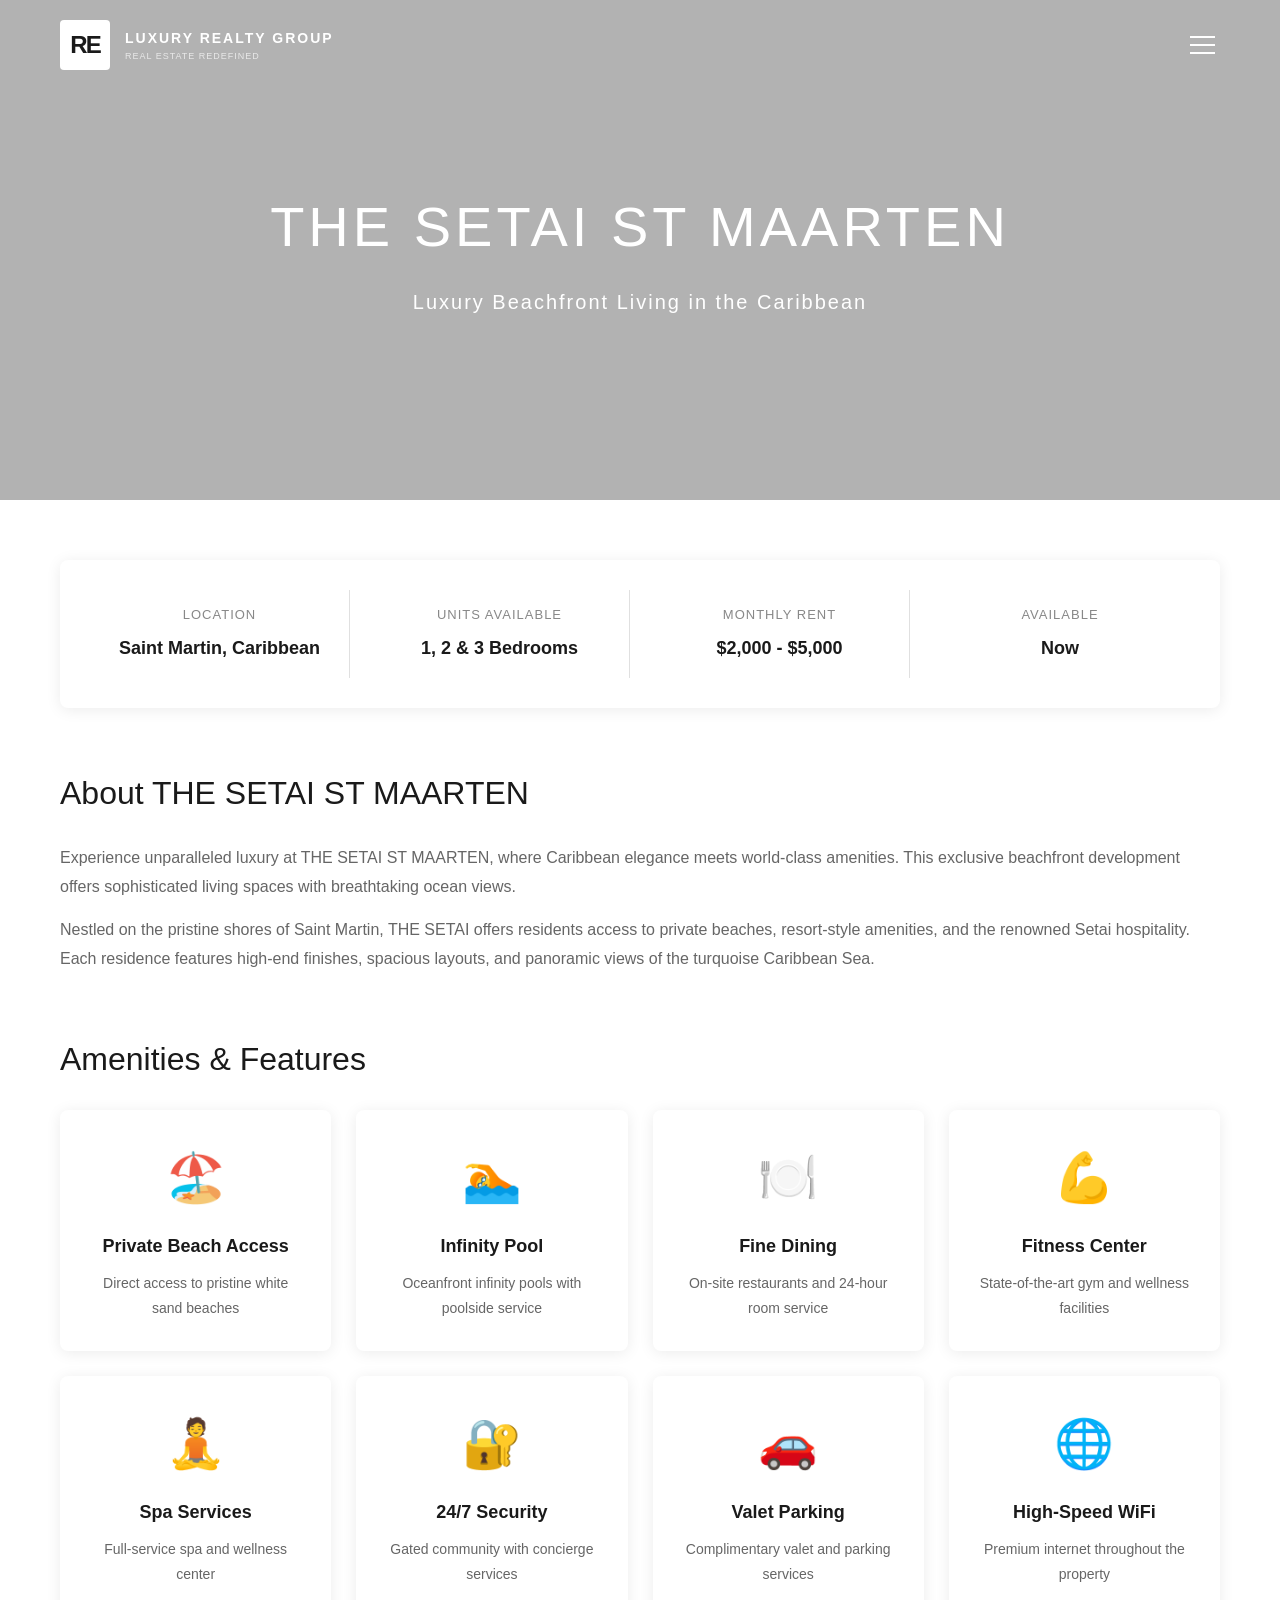
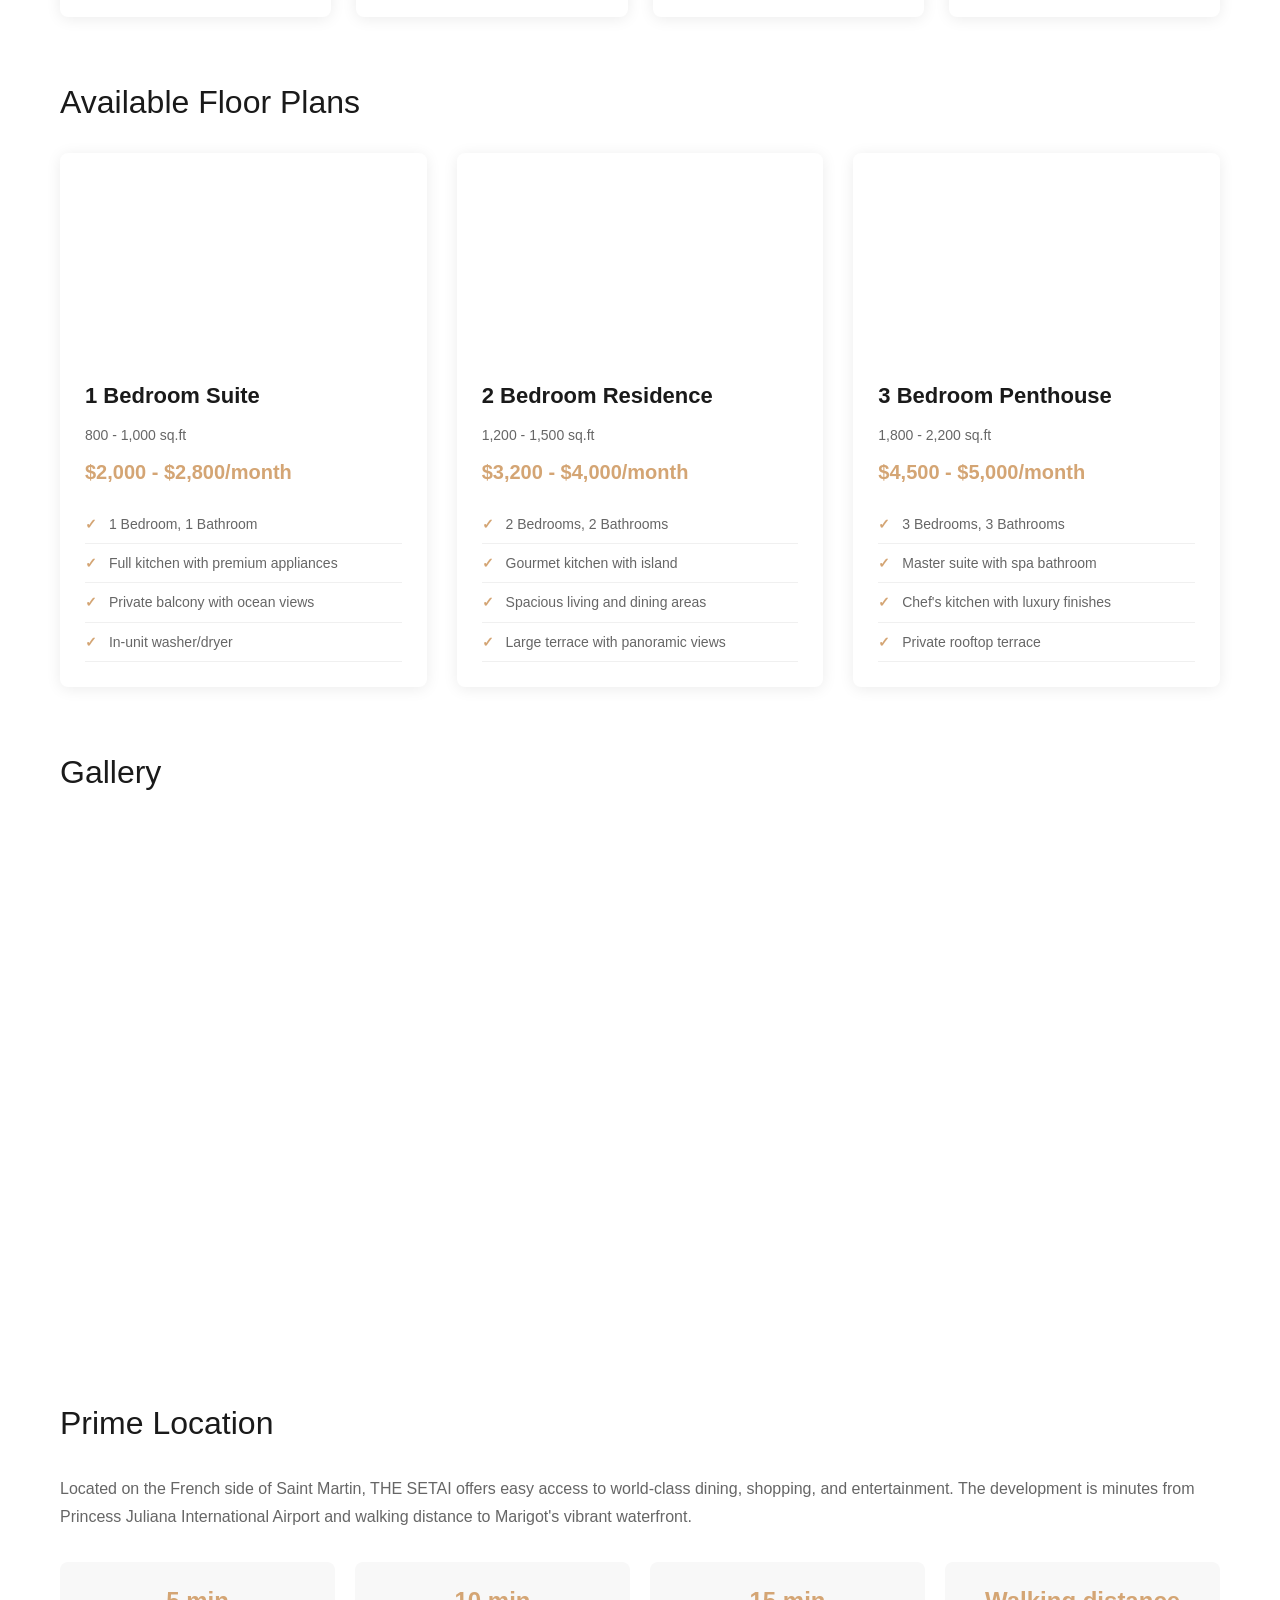
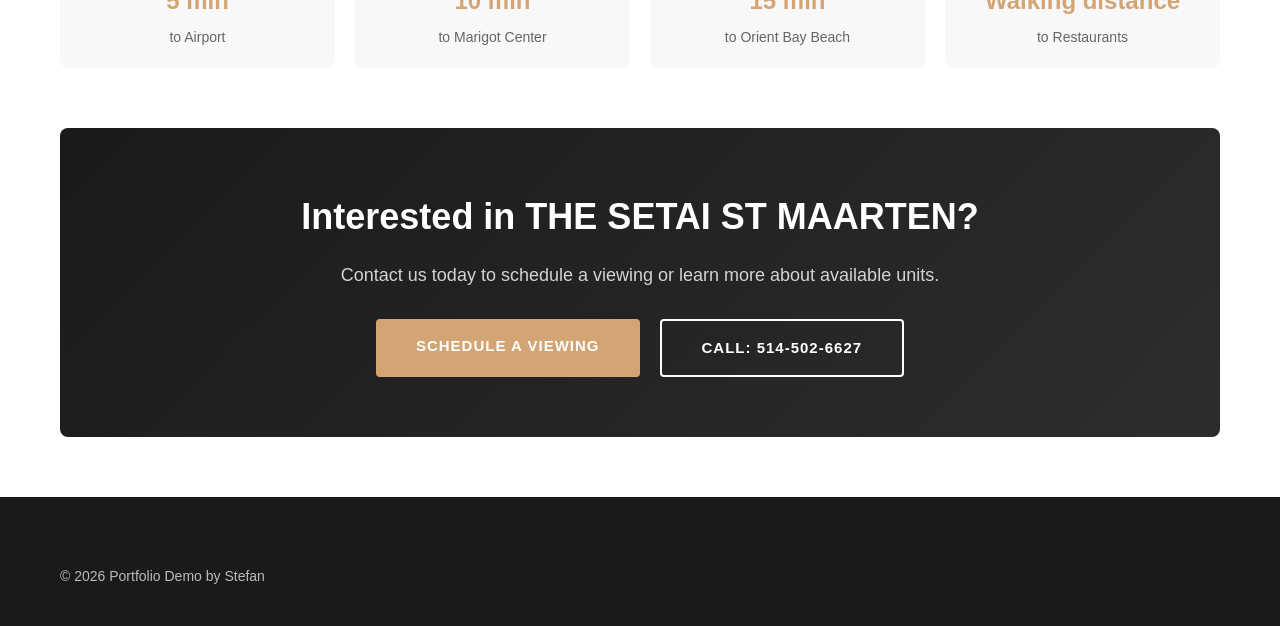
<file: setai-st-maarten.html>
<!DOCTYPE html>
<html lang="en">
<head>
    <meta charset="UTF-8">
    <meta name="viewport" content="width=device-width, initial-scale=1.0">
    <title>THE SETAI ST MAARTEN - Luxury Rental Development</title>
    <link rel="preconnect" href="https://fonts.googleapis.com">
    <link rel="preconnect" href="https://fonts.gstatic.com" crossorigin>
    <link href="https://fonts.googleapis.com/css2?family=Playfair+Display:wght@300;400;600&display=swap" rel="stylesheet">
    <link rel="stylesheet" href="style.css">
</head>
<body>
    <header>
        <div class="container">
            <nav>
                <div class="logo">
                    <div class="logo-icon">RE</div>
                    <div class="logo-text">
                        <span class="main">LUXURY REALTY GROUP</span>
                        <span class="sub">REAL ESTATE REDEFINED</span>
                    </div>
                </div>
                <button class="hamburger" id="menuToggle" aria-label="Open menu">
                    <span></span>
                    <span></span>
                    <span></span>
                </button>
            </nav>
        </div>
    </header>

    <!-- Dim Backdrop -->
    <div class="menu-backdrop" id="menuBackdrop"></div>

    <!-- Floating Sidebar Menu -->
    <div class="menu-sidebar" id="menuSidebar">
        <button class="sidebar-close" id="sidebarClose" aria-label="Close menu"></button>
        <nav class="sidebar-nav">
            <a href="index.html" class="sidebar-link">HOME</a>
            <a href="about.html" class="sidebar-link">ABOUT US</a>
            <a href="rentals.html" class="sidebar-link active">RENTAL DEVELOPMENTS</a>
            <a href="index.html#contact" class="sidebar-link">CONTACT US</a>
        </nav>
    </div>

    <main class="property-detail">
        <!-- Hero Section -->
        <div class="property-hero" style="background-image: linear-gradient(rgba(0,0,0,0.3), rgba(0,0,0,0.3)), url('https://images.unsplash.com/photo-1582719478250-c89cae4dc85b?w=1920&h=800&fit=crop');">
            <div class="hero-content">
                <h1>THE SETAI ST MAARTEN</h1>
                <p class="tagline">Luxury Beachfront Living in the Caribbean</p>
            </div>
        </div>

        <div class="container">
            <!-- Property Info Bar -->
            <div class="property-info-bar">
                <div class="info-item">
                    <span class="label">Location</span>
                    <span class="value">Saint Martin, Caribbean</span>
                </div>
                <div class="info-item">
                    <span class="label">Units Available</span>
                    <span class="value">1, 2 & 3 Bedrooms</span>
                </div>
                <div class="info-item">
                    <span class="label">Monthly Rent</span>
                    <span class="value">$2,000 - $5,000</span>
                </div>
                <div class="info-item">
                    <span class="label">Available</span>
                    <span class="value">Now</span>
                </div>
            </div>

            <!-- Description Section -->
            <div class="content-section">
                <h2>About THE SETAI ST MAARTEN</h2>
                <p class="lead">
                    Experience unparalleled luxury at THE SETAI ST MAARTEN, where Caribbean elegance meets world-class 
                    amenities. This exclusive beachfront development offers sophisticated living spaces with breathtaking 
                    ocean views.
                </p>
                <p>
                    Nestled on the pristine shores of Saint Martin, THE SETAI offers residents access to private beaches, 
                    resort-style amenities, and the renowned Setai hospitality. Each residence features high-end finishes, 
                    spacious layouts, and panoramic views of the turquoise Caribbean Sea.
                </p>
            </div>

            <!-- Features Grid -->
            <div class="content-section">
                <h2>Amenities & Features</h2>
                <div class="features-grid">
                    <div class="feature-card">
                        <div class="feature-icon">🏖️</div>
                        <h3>Private Beach Access</h3>
                        <p>Direct access to pristine white sand beaches</p>
                    </div>
                    <div class="feature-card">
                        <div class="feature-icon">🏊</div>
                        <h3>Infinity Pool</h3>
                        <p>Oceanfront infinity pools with poolside service</p>
                    </div>
                    <div class="feature-card">
                        <div class="feature-icon">🍽️</div>
                        <h3>Fine Dining</h3>
                        <p>On-site restaurants and 24-hour room service</p>
                    </div>
                    <div class="feature-card">
                        <div class="feature-icon">💪</div>
                        <h3>Fitness Center</h3>
                        <p>State-of-the-art gym and wellness facilities</p>
                    </div>
                    <div class="feature-card">
                        <div class="feature-icon">🧘</div>
                        <h3>Spa Services</h3>
                        <p>Full-service spa and wellness center</p>
                    </div>
                    <div class="feature-card">
                        <div class="feature-icon">🔐</div>
                        <h3>24/7 Security</h3>
                        <p>Gated community with concierge services</p>
                    </div>
                    <div class="feature-card">
                        <div class="feature-icon">🚗</div>
                        <h3>Valet Parking</h3>
                        <p>Complimentary valet and parking services</p>
                    </div>
                    <div class="feature-card">
                        <div class="feature-icon">🌐</div>
                        <h3>High-Speed WiFi</h3>
                        <p>Premium internet throughout the property</p>
                    </div>
                </div>
            </div>

            <!-- Floor Plans -->
            <div class="content-section">
                <h2>Available Floor Plans</h2>
                <div class="floorplans-grid">
                    <div class="floorplan-card">
                        <div class="floorplan-image" style="background-image: url('https://images.unsplash.com/photo-1600607687939-ce8a6c25118c?w=400&h=300&fit=crop');"></div>
                        <div class="floorplan-details">
                            <h3>1 Bedroom Suite</h3>
                            <p class="size">800 - 1,000 sq.ft</p>
                            <p class="rent">$2,000 - $2,800/month</p>
                            <ul>
                                <li>1 Bedroom, 1 Bathroom</li>
                                <li>Full kitchen with premium appliances</li>
                                <li>Private balcony with ocean views</li>
                                <li>In-unit washer/dryer</li>
                            </ul>
                        </div>
                    </div>

                    <div class="floorplan-card">
                        <div class="floorplan-image" style="background-image: url('https://images.unsplash.com/photo-1600566753190-17f0baa2a6c3?w=400&h=300&fit=crop');"></div>
                        <div class="floorplan-details">
                            <h3>2 Bedroom Residence</h3>
                            <p class="size">1,200 - 1,500 sq.ft</p>
                            <p class="rent">$3,200 - $4,000/month</p>
                            <ul>
                                <li>2 Bedrooms, 2 Bathrooms</li>
                                <li>Gourmet kitchen with island</li>
                                <li>Spacious living and dining areas</li>
                                <li>Large terrace with panoramic views</li>
                            </ul>
                        </div>
                    </div>

                    <div class="floorplan-card">
                        <div class="floorplan-image" style="background-image: url('https://images.unsplash.com/photo-1600585154340-be6161a56a0c?w=400&h=300&fit=crop');"></div>
                        <div class="floorplan-details">
                            <h3>3 Bedroom Penthouse</h3>
                            <p class="size">1,800 - 2,200 sq.ft</p>
                            <p class="rent">$4,500 - $5,000/month</p>
                            <ul>
                                <li>3 Bedrooms, 3 Bathrooms</li>
                                <li>Master suite with spa bathroom</li>
                                <li>Chef's kitchen with luxury finishes</li>
                                <li>Private rooftop terrace</li>
                            </ul>
                        </div>
                    </div>
                </div>
            </div>

            <!-- Gallery Section -->
            <div class="content-section">
                <h2>Gallery</h2>
                <div class="gallery-grid">
                    <div class="gallery-item" style="background-image: url('https://images.unsplash.com/photo-1582719478250-c89cae4dc85b?w=600&h=400&fit=crop');"></div>
                    <div class="gallery-item" style="background-image: url('https://images.unsplash.com/photo-1571896349842-33c89424de2d?w=600&h=400&fit=crop');"></div>
                    <div class="gallery-item" style="background-image: url('https://images.unsplash.com/photo-1600585154526-990dced4db0d?w=600&h=400&fit=crop');"></div>
                    <div class="gallery-item" style="background-image: url('https://images.unsplash.com/photo-1600566753086-00f18fb6b3ea?w=600&h=400&fit=crop');"></div>
                    <div class="gallery-item" style="background-image: url('https://images.unsplash.com/photo-1613490493576-7fde63acd811?w=600&h=400&fit=crop');"></div>
                    <div class="gallery-item" style="background-image: url('https://images.unsplash.com/photo-1600047509807-ba8f99d2cdde?w=600&h=400&fit=crop');"></div>
                </div>
            </div>

            <!-- Location -->
            <div class="content-section">
                <h2>Prime Location</h2>
                <p>
                    Located on the French side of Saint Martin, THE SETAI offers easy access to world-class dining, 
                    shopping, and entertainment. The development is minutes from Princess Juliana International Airport 
                    and walking distance to Marigot's vibrant waterfront.
                </p>
                <div class="location-features">
                    <div class="location-item">
                        <strong>5 min</strong> to Airport
                    </div>
                    <div class="location-item">
                        <strong>10 min</strong> to Marigot Center
                    </div>
                    <div class="location-item">
                        <strong>15 min</strong> to Orient Bay Beach
                    </div>
                    <div class="location-item">
                        <strong>Walking distance</strong> to Restaurants
                    </div>
                </div>
            </div>

            <!-- Contact CTA -->
            <div class="cta-section">
                <h2>Interested in THE SETAI ST MAARTEN?</h2>
                <p>Contact us today to schedule a viewing or learn more about available units.</p>
                <div class="cta-buttons">
                    <a href="#contact" class="btn btn-primary">Schedule a Viewing</a>
                    <a href="tel:514-502-6627" class="btn btn-secondary">Call: 514-502-6627</a>
                </div>
            </div>
        </div>
    </main>

    <footer>
        <div class="container">
            <p>&copy; 2026 Portfolio Demo by Stefan</p>
        </div>
    </footer>
    <script src="menu.js"></script>
</body>
</html>
</file>
<file: style.css>
/* Global Styles */
* {
    margin: 0;
    padding: 0;
    box-sizing: border-box;
}

body {
    font-family: 'Helvetica Neue', Helvetica, Arial, sans-serif;
    color: #333;
    line-height: 1.6;
    background-color: #ffffff;
}

.container {
    max-width: 1200px;
    margin: 0 auto;
    padding: 0 20px;
}

/* Header */
header {
    background-color: transparent;
    padding: 20px 0;
    position: absolute;
    top: 0;
    left: 0;
    right: 0;
    z-index: 1000;
    transition: background-color 0.4s ease, padding 0.3s ease, box-shadow 0.4s ease;
}

/* Scrolled state: white, sticky */
header.scrolled {
    position: fixed;
    background-color: #fff;
    padding: 12px 0;
    box-shadow: 0 2px 20px rgba(0, 0, 0, 0.08);
}

header.scrolled .logo-icon {
    background: #1a1a1a;
    color: #fff;
}

header.scrolled .logo-text .main {
    color: #1a1a1a;
}

header.scrolled .logo-text .sub {
    color: #999;
}

header.scrolled .hamburger span {
    background: #1a1a1a;
}

nav {
    display: flex;
    justify-content: space-between;
    align-items: center;
}

.logo {
    display: flex;
    align-items: center;
    gap: 15px;
}

.logo-icon {
    width: 50px;
    height: 50px;
    background: #fff;
    border-radius: 4px;
    display: flex;
    align-items: center;
    justify-content: center;
    font-size: 24px;
    font-weight: 900;
    color: #1a1a1a;
    letter-spacing: -2px;
}

.logo-text {
    display: flex;
    flex-direction: column;
}

.logo-text .main {
    font-size: 14px;
    font-weight: 700;
    color: #fff;
    letter-spacing: 2px;
}

.logo-text .sub {
    font-size: 9px;
    font-weight: 400;
    color: rgba(255,255,255,0.7);
    letter-spacing: 1px;
}

.nav-menu {
    display: none;
}

/* Hamburger Button */
.hamburger {
    display: flex;
    flex-direction: column;
    justify-content: center;
    gap: 6px;
    width: 35px;
    height: 35px;
    background: none;
    border: none;
    cursor: pointer;
    padding: 5px;
    z-index: 1100;
    position: relative;
}

.hamburger span {
    display: block;
    width: 100%;
    height: 2px;
    background: #fff;
    transition: all 0.4s cubic-bezier(0.23, 1, 0.32, 1);
    transform-origin: center;
}

.hamburger.is-active span {
    background: #333;
}

/* Hamburger → X animation */
.hamburger.is-active span:nth-child(1) {
    transform: translateY(8px) rotate(45deg);
}

.hamburger.is-active span:nth-child(2) {
    opacity: 0;
    transform: scaleX(0);
}

.hamburger.is-active span:nth-child(3) {
    transform: translateY(-8px) rotate(-45deg);
}

/* Dim Overlay */
.menu-backdrop {
    position: fixed;
    inset: 0;
    background: rgba(0, 0, 0, 0.35);
    z-index: 1040;
    opacity: 0;
    visibility: hidden;
    transition: opacity 0.4s ease, visibility 0.4s ease;
}

.menu-backdrop.is-visible {
    opacity: 1;
    visibility: visible;
}

/* Floating Sidebar */
.menu-sidebar {
    position: fixed;
    top: 20px;
    right: 20px;
    width: 340px;
    background: #fff;
    border-radius: 12px;
    box-shadow: 0 20px 60px rgba(0, 0, 0, 0.25);
    z-index: 1060;
    padding: 0;
    transform: translateX(120%);
    opacity: 0;
    visibility: hidden;
    transition: transform 0.5s cubic-bezier(0.23, 1, 0.32, 1),
                opacity 0.4s cubic-bezier(0.23, 1, 0.32, 1),
                visibility 0.5s;
    overflow: hidden;
}

.menu-sidebar.is-open {
    transform: translateX(0);
    opacity: 1;
    visibility: visible;
}

/* Close Button */
.sidebar-close {
    position: absolute;
    top: 18px;
    right: 20px;
    width: 32px;
    height: 32px;
    background: none;
    border: none;
    cursor: pointer;
    display: flex;
    align-items: center;
    justify-content: center;
    z-index: 10;
}

.sidebar-close::before,
.sidebar-close::after {
    content: '';
    position: absolute;
    width: 20px;
    height: 1.5px;
    background: #999;
    transition: background 0.3s;
}

.sidebar-close::before {
    transform: rotate(45deg);
}

.sidebar-close::after {
    transform: rotate(-45deg);
}

.sidebar-close:hover::before,
.sidebar-close:hover::after {
    background: #333;
}

/* Sidebar Navigation */
.sidebar-nav {
    display: flex;
    flex-direction: column;
    padding: 60px 30px 40px;
}

.sidebar-link {
    display: block;
    text-align: center;
    text-decoration: none;
    font-family: 'Playfair Display', serif;
    font-size: 18px;
    font-weight: 400;
    color: #888;
    letter-spacing: 2px;
    padding: 16px 10px;
    border-bottom: 1px solid #f0f0f0;
    transition: color 0.3s ease;
    text-transform: uppercase;
}

.sidebar-link:last-child {
    border-bottom: none;
}

.sidebar-link:hover {
    color: #1a1a1a;
}

.sidebar-link.active {
    color: #1a1a1a;
    font-weight: 600;
}

/* Body scroll lock when menu is open */
body.menu-open {
    overflow: hidden;
}

/* Hero Section */
.hero {
    background: linear-gradient(rgba(0,0,0,0.5), rgba(0,0,0,0.5)), url('https://images.unsplash.com/photo-1519643381401-22c77e60520e?w=1920&h=600&fit=crop');
    background-size: cover;
    background-position: center;
    padding: 120px 0;
    text-align: center;
    color: #fff;
    margin-bottom: 60px;
}

.hero h1 {
    font-size: 56px;
    font-weight: 300;
    letter-spacing: 12px;
    margin: 0;
    font-family: 'Playfair Display', serif;
    text-transform: uppercase;
}

/* Filter Bar - NEW FEATURE */
.filter-bar {
    background: #f8f8f8;
    padding: 35px 40px;
    border-radius: 0;
    box-shadow: none;
    margin-bottom: 50px;
    border: 1px solid #e5e5e5;
}

.filter-bar h3 {
    margin-bottom: 25px;
    color: #1a1a1a;
    font-size: 18px;
    font-weight: 600;
    letter-spacing: 2px;
    text-transform: uppercase;
}

.filters {
    display: grid;
    grid-template-columns: repeat(auto-fit, minmax(200px, 1fr));
    gap: 20px;
    align-items: end;
}

.filter-group {
    display: flex;
    flex-direction: column;
}

.filter-group label {
    margin-bottom: 8px;
    font-weight: 600;
    color: #555;
    font-size: 14px;
    text-transform: uppercase;
    letter-spacing: 0.5px;
}

.filter-group select {
    padding: 12px 15px;
    border: 2px solid #e0e0e0;
    border-radius: 4px;
    font-size: 15px;
    background-color: #fff;
    cursor: pointer;
    transition: all 0.3s;
}

.filter-group select:hover {
    border-color: #d4a574;
}

.filter-group select:focus {
    outline: none;
    border-color: #d4a574;
    box-shadow: 0 0 0 3px rgba(212, 165, 116, 0.1);
}

.reset-btn {
    padding: 12px 30px;
    background-color: #1a1a1a;
    color: #fff;
    border: none;
    border-radius: 4px;
    font-size: 15px;
    font-weight: 600;
    cursor: pointer;
    transition: all 0.3s;
    text-transform: uppercase;
    letter-spacing: 1px;
}

.reset-btn:hover {
    background-color: #d4a574;
    transform: translateY(-2px);
    box-shadow: 0 4px 12px rgba(0,0,0,0.15);
}

.results-count {
    margin-top: 20px;
    padding-top: 20px;
    border-top: 1px solid #e0e0e0;
    color: #666;
    font-size: 15px;
}

.results-count span {
    font-weight: 700;
    color: #d4a574;
}

/* Properties Grid */
.properties-grid {
    display: grid;
    grid-template-columns: repeat(2, 1fr);
    gap: 40px;
    margin-bottom: 60px;
    max-width: 1100px;
    margin-left: auto;
    margin-right: auto;
}

.property-card {
    background: #fff;
    border-radius: 0;
    overflow: hidden;
    box-shadow: none;
    transition: all 0.3s;
    cursor: pointer;
}

.property-card:hover {
    transform: translateY(-3px);
    box-shadow: 0 4px 20px rgba(0,0,0,0.1);
}

.property-card a {
    text-decoration: none;
    color: inherit;
    display: block;
}

.property-image {
    width: 100%;
    height: 350px;
    background-size: cover;
    background-position: center;
    position: relative;
}

.badge {
    position: absolute;
    top: 20px;
    right: 20px;
    background-color: rgba(0,0,0,0.7);
    color: #fff;
    padding: 8px 20px;
    border-radius: 0;
    font-size: 11px;
    font-weight: 600;
    text-transform: uppercase;
    letter-spacing: 1.5px;
}

.new-badge {
    background-color: rgba(0,0,0,0.8);
    animation: pulse 2s infinite;
}

@keyframes pulse {
    0%, 100% {
        transform: scale(1);
    }
    50% {
        transform: scale(1.05);
    }
}

.property-info {
    padding: 30px 20px;
    text-align: center;
    background: #fff;
}

.property-info h3 {
    font-size: 22px;
    font-weight: 400;
    margin-bottom: 12px;
    color: #1a1a1a;
    letter-spacing: 1px;
}

.property-info .location {
    color: #888;
    font-size: 13px;
    margin-bottom: 6px;
    letter-spacing: 0.5px;
}

.property-info .centris {
    color: #999;
    font-size: 12px;
    margin-bottom: 12px;
    letter-spacing: 0.5px;
}

.property-info .price {
    color: #1a1a1a;
    font-size: 16px;
    font-weight: 600;
    margin-bottom: 0;
    letter-spacing: 0.5px;
}

/* No Results Message */
.no-results {
    text-align: center;
    padding: 60px 20px;
    background: #fff;
    border-radius: 8px;
    box-shadow: 0 2px 15px rgba(0,0,0,0.08);
}

.no-results h3 {
    font-size: 24px;
    color: #1a1a1a;
    margin-bottom: 10px;
}

.no-results p {
    color: #666;
}

/* Property Detail Page */
.property-hero {
    height: 500px;
    background-size: cover;
    background-position: center;
    display: flex;
    align-items: center;
    justify-content: center;
    position: relative;
    margin-bottom: 60px;
}

.hero-content {
    text-align: center;
    color: #fff;
}

.hero-content h1 {
    font-size: 56px;
    font-weight: 300;
    letter-spacing: 4px;
    margin-bottom: 15px;
}

.tagline {
    font-size: 20px;
    font-weight: 300;
    letter-spacing: 2px;
}

.property-info-bar {
    display: grid;
    grid-template-columns: repeat(auto-fit, minmax(200px, 1fr));
    gap: 20px;
    background: #fff;
    padding: 30px;
    border-radius: 8px;
    box-shadow: 0 2px 15px rgba(0,0,0,0.08);
    margin-bottom: 60px;
}

.info-item {
    display: flex;
    flex-direction: column;
    text-align: center;
    padding: 15px;
    border-right: 1px solid #e0e0e0;
}

.info-item:last-child {
    border-right: none;
}

.info-item .label {
    font-size: 13px;
    color: #888;
    text-transform: uppercase;
    letter-spacing: 1px;
    margin-bottom: 8px;
}

.info-item .value {
    font-size: 18px;
    font-weight: 600;
    color: #1a1a1a;
}

.content-section {
    margin-bottom: 60px;
}

.content-section h2 {
    font-size: 32px;
    font-weight: 400;
    margin-bottom: 25px;
    color: #1a1a1a;
}

.lead {
    font-size: 18px;
    line-height: 1.8;
    color: #555;
    margin-bottom: 20px;
}

.content-section p {
    font-size: 16px;
    line-height: 1.8;
    color: #666;
    margin-bottom: 15px;
}

/* Features Grid */
.features-grid {
    display: grid;
    grid-template-columns: repeat(auto-fill, minmax(240px, 1fr));
    gap: 25px;
}

.feature-card {
    background: #fff;
    padding: 30px;
    border-radius: 8px;
    text-align: center;
    box-shadow: 0 2px 15px rgba(0,0,0,0.08);
    transition: all 0.3s;
}

.feature-card:hover {
    transform: translateY(-5px);
    box-shadow: 0 8px 25px rgba(0,0,0,0.15);
}

.feature-icon {
    font-size: 48px;
    margin-bottom: 15px;
}

.feature-card h3 {
    font-size: 18px;
    font-weight: 600;
    margin-bottom: 10px;
    color: #1a1a1a;
}

.feature-card p {
    font-size: 14px;
    color: #666;
    margin: 0;
}

/* Floor Plans */
.floorplans-grid {
    display: grid;
    grid-template-columns: repeat(auto-fit, minmax(320px, 1fr));
    gap: 30px;
}

.floorplan-card {
    background: #fff;
    border-radius: 8px;
    overflow: hidden;
    box-shadow: 0 2px 15px rgba(0,0,0,0.08);
}

.floorplan-image {
    width: 100%;
    height: 200px;
    background-size: cover;
    background-position: center;
}

.floorplan-details {
    padding: 25px;
}

.floorplan-details h3 {
    font-size: 22px;
    margin-bottom: 10px;
    color: #1a1a1a;
}

.floorplan-details .size {
    color: #666;
    font-size: 14px;
    margin-bottom: 5px;
}

.floorplan-details .rent {
    color: #d4a574;
    font-size: 20px;
    font-weight: 700;
    margin-bottom: 15px;
}

.floorplan-details ul {
    list-style: none;
    padding: 0;
}

.floorplan-details li {
    padding: 8px 0;
    border-bottom: 1px solid #f0f0f0;
    font-size: 14px;
    color: #666;
}

.floorplan-details li:before {
    content: "✓ ";
    color: #d4a574;
    font-weight: bold;
    margin-right: 8px;
}

/* Gallery */
.gallery-grid {
    display: grid;
    grid-template-columns: repeat(auto-fit, minmax(300px, 1fr));
    gap: 15px;
}

.gallery-item {
    height: 250px;
    background-size: cover;
    background-position: center;
    border-radius: 8px;
    transition: all 0.3s;
    cursor: pointer;
}

.gallery-item:hover {
    transform: scale(1.05);
    box-shadow: 0 8px 25px rgba(0,0,0,0.2);
}

/* Location Features */
.location-features {
    display: grid;
    grid-template-columns: repeat(auto-fit, minmax(200px, 1fr));
    gap: 20px;
    margin-top: 30px;
}

.location-item {
    background: #f8f8f8;
    padding: 20px;
    border-radius: 8px;
    text-align: center;
    font-size: 14px;
    color: #666;
}

.location-item strong {
    display: block;
    font-size: 24px;
    color: #d4a574;
    margin-bottom: 5px;
}

/* CTA Section */
.cta-section {
    background: linear-gradient(135deg, #1a1a1a 0%, #2d2d2d 100%);
    padding: 60px;
    border-radius: 8px;
    text-align: center;
    color: #fff;
    margin: 60px 0;
}

.cta-section h2 {
    color: #fff;
    font-size: 36px;
    margin-bottom: 15px;
}

.cta-section p {
    color: rgba(255,255,255,0.8);
    font-size: 18px;
    margin-bottom: 30px;
}

.cta-buttons {
    display: flex;
    gap: 20px;
    justify-content: center;
    flex-wrap: wrap;
}

.btn {
    padding: 15px 40px;
    border-radius: 4px;
    text-decoration: none;
    font-weight: 600;
    font-size: 15px;
    text-transform: uppercase;
    letter-spacing: 1px;
    transition: all 0.3s;
    display: inline-block;
}

.btn-primary {
    background-color: #d4a574;
    color: #fff;
}

.btn-primary:hover {
    background-color: #c59563;
    transform: translateY(-2px);
    box-shadow: 0 4px 12px rgba(212, 165, 116, 0.4);
}

.btn-secondary {
    background-color: transparent;
    color: #fff;
    border: 2px solid #fff;
}

.btn-secondary:hover {
    background-color: #fff;
    color: #1a1a1a;
}

/* Footer */
footer {
    background-color: #1a1a1a;
    color: #fff;
    padding: 60px 0 30px;
    text-align: left;
    margin-top: 0;
}

footer p {
    margin: 8px 0;
    font-size: 14px;
    color: rgba(255,255,255,0.7);
}

.footer-grid {
    display: grid;
    grid-template-columns: 2fr 1fr 1fr 1fr;
    gap: 40px;
    margin-bottom: 40px;
}

.footer-logo {
    display: flex;
    align-items: center;
    gap: 12px;
    margin-bottom: 15px;
}

.footer-logo .logo-icon {
    width: 40px;
    height: 40px;
    font-size: 18px;
}

.footer-logo .logo-text .main {
    font-size: 12px;
}

.footer-logo .logo-text .sub {
    font-size: 8px;
}

.footer-desc {
    font-size: 14px;
    color: rgba(255,255,255,0.6);
    line-height: 1.7;
}

.footer-col h4 {
    font-size: 13px;
    font-weight: 600;
    text-transform: uppercase;
    letter-spacing: 1.5px;
    margin-bottom: 20px;
    color: #fff;
}

.footer-col ul {
    list-style: none;
    padding: 0;
}

.footer-col ul li {
    margin-bottom: 10px;
    font-size: 14px;
    color: rgba(255,255,255,0.6);
}

.footer-col ul li a {
    color: rgba(255,255,255,0.6);
    text-decoration: none;
    transition: color 0.3s;
}

.footer-col ul li a:hover {
    color: #d4a574;
}

.footer-bottom {
    border-top: 1px solid rgba(255,255,255,0.1);
    padding-top: 25px;
    text-align: center;
}

.footer-bottom p {
    font-size: 13px;
    color: rgba(255,255,255,0.4);
}

/* ==========================================
   HOME PAGE
   ========================================== */

/* Home Hero */
.home-hero {
    position: relative;
    height: 90vh;
    min-height: 600px;
    background: url('https://images.unsplash.com/photo-1600596542815-ffad4c1539a9?w=1920&h=1080&fit=crop');
    background-size: cover;
    background-position: center;
    display: flex;
    align-items: center;
    justify-content: center;
}

.home-hero-overlay {
    position: absolute;
    inset: 0;
    background: linear-gradient(135deg, rgba(0,0,0,0.6) 0%, rgba(0,0,0,0.3) 100%);
}

.home-hero-content {
    position: relative;
    z-index: 1;
    text-align: center;
    color: #fff;
    max-width: 700px;
    padding: 0 20px;
}

.hero-subtitle {
    font-size: 14px;
    letter-spacing: 4px;
    text-transform: uppercase;
    margin-bottom: 20px;
    color: #d4a574;
    font-weight: 600;
}

.home-hero-content h1 {
    font-family: 'Playfair Display', serif;
    font-size: 64px;
    font-weight: 300;
    line-height: 1.15;
    margin-bottom: 25px;
    letter-spacing: 2px;
}

.hero-desc {
    font-size: 18px;
    font-weight: 300;
    letter-spacing: 0.5px;
    margin-bottom: 40px;
    color: rgba(255,255,255,0.9);
}

.hero-buttons {
    display: flex;
    gap: 15px;
    justify-content: center;
    flex-wrap: wrap;
}

/* Stats Bar */
.stats-bar {
    background: #1a1a1a;
    padding: 50px 0;
}

.stats-grid {
    display: grid;
    grid-template-columns: repeat(4, 1fr);
    gap: 30px;
    text-align: center;
}

.stat-item {
    display: flex;
    flex-direction: column;
    gap: 8px;
}

.stat-number {
    font-family: 'Playfair Display', serif;
    font-size: 42px;
    font-weight: 300;
    color: #d4a574;
}

.stat-label {
    font-size: 13px;
    text-transform: uppercase;
    letter-spacing: 1.5px;
    color: rgba(255,255,255,0.6);
}

/* Section Styles */
.section {
    padding: 100px 0;
}

.section-header {
    text-align: center;
    margin-bottom: 60px;
}

.section-tag {
    font-size: 12px;
    letter-spacing: 3px;
    color: #d4a574;
    text-transform: uppercase;
    font-weight: 600;
    margin-bottom: 15px;
}

.section-header h2 {
    font-family: 'Playfair Display', serif;
    font-size: 42px;
    font-weight: 300;
    color: #1a1a1a;
    margin-bottom: 15px;
    letter-spacing: 1px;
}

.section-desc {
    font-size: 17px;
    color: #888;
    max-width: 600px;
    margin: 0 auto;
}

.section-cta {
    text-align: center;
    margin-top: 50px;
}

/* Featured Properties */
.featured-section {
    background: #f9f9f9;
}

.featured-grid {
    display: grid;
    grid-template-columns: repeat(3, 1fr);
    gap: 30px;
}

.featured-card {
    background: #fff;
    overflow: hidden;
    transition: all 0.3s;
}

.featured-card:hover {
    transform: translateY(-5px);
    box-shadow: 0 15px 40px rgba(0,0,0,0.1);
}

.featured-image {
    width: 100%;
    height: 280px;
    background-size: cover;
    background-position: center;
    position: relative;
}

.featured-info {
    padding: 25px;
    text-align: center;
}

.featured-info h3 {
    font-size: 20px;
    font-weight: 400;
    letter-spacing: 1px;
    margin-bottom: 8px;
    color: #1a1a1a;
}

.featured-location {
    font-size: 13px;
    color: #888;
    margin-bottom: 8px;
    letter-spacing: 0.5px;
}

.featured-price {
    font-size: 16px;
    font-weight: 600;
    color: #d4a574;
    margin-bottom: 20px;
}

.btn-small {
    padding: 10px 25px;
    font-size: 12px;
    background: #1a1a1a;
    color: #fff;
    text-decoration: none;
    display: inline-block;
    text-transform: uppercase;
    letter-spacing: 1px;
    transition: all 0.3s;
}

.btn-small:hover {
    background: #d4a574;
}

/* Services */
.services-grid {
    display: grid;
    grid-template-columns: repeat(4, 1fr);
    gap: 30px;
}

.service-card {
    text-align: center;
    padding: 40px 25px;
    background: #fff;
    border: 1px solid #f0f0f0;
    transition: all 0.3s;
}

.service-card:hover {
    transform: translateY(-5px);
    box-shadow: 0 15px 40px rgba(0,0,0,0.08);
    border-color: transparent;
}

.service-icon {
    font-size: 40px;
    margin-bottom: 20px;
}

.service-card h3 {
    font-size: 18px;
    font-weight: 600;
    letter-spacing: 0.5px;
    margin-bottom: 12px;
    color: #1a1a1a;
}

.service-card p {
    font-size: 14px;
    color: #888;
    line-height: 1.7;
}

/* Neighbourhoods */
.neighbourhoods-section {
    background: #f9f9f9;
}

.neighbourhood-grid {
    display: grid;
    grid-template-columns: repeat(4, 1fr);
    grid-template-rows: auto auto;
    gap: 15px;
}

.neighbourhood-card {
    height: 220px;
    background-size: cover;
    background-position: center;
    position: relative;
    overflow: hidden;
    cursor: pointer;
}

.neighbourhood-large {
    grid-column: span 2;
    grid-row: span 2;
    height: auto;
}

.neighbourhood-overlay {
    position: absolute;
    inset: 0;
    background: linear-gradient(to top, rgba(0,0,0,0.7), rgba(0,0,0,0.1));
    display: flex;
    flex-direction: column;
    justify-content: flex-end;
    padding: 25px;
    transition: background 0.3s;
}

.neighbourhood-card:hover .neighbourhood-overlay {
    background: linear-gradient(to top, rgba(0,0,0,0.8), rgba(0,0,0,0.3));
}

.neighbourhood-overlay h3 {
    color: #fff;
    font-size: 22px;
    font-weight: 400;
    letter-spacing: 1px;
    margin-bottom: 5px;
}

.neighbourhood-overlay p {
    color: #d4a574;
    font-size: 13px;
    letter-spacing: 0.5px;
}

/* Testimonials */
.testimonials-section {
    background: #1a1a1a;
    color: #fff;
}

.testimonials-section .section-tag {
    color: #d4a574;
}

.testimonials-section .section-header h2 {
    color: #fff;
}

.testimonials-grid {
    display: grid;
    grid-template-columns: repeat(3, 1fr);
    gap: 30px;
}

.testimonial-card {
    background: rgba(255,255,255,0.05);
    border: 1px solid rgba(255,255,255,0.1);
    padding: 35px;
    transition: all 0.3s;
}

.testimonial-card:hover {
    background: rgba(255,255,255,0.08);
    transform: translateY(-3px);
}

.testimonial-stars {
    color: #d4a574;
    font-size: 18px;
    letter-spacing: 3px;
    margin-bottom: 20px;
}

.testimonial-text {
    font-size: 15px;
    line-height: 1.8;
    color: rgba(255,255,255,0.8);
    margin-bottom: 25px;
    font-style: italic;
}

.testimonial-author {
    display: flex;
    align-items: center;
    gap: 12px;
}

.author-avatar {
    width: 45px;
    height: 45px;
    background: #d4a574;
    border-radius: 50%;
    display: flex;
    align-items: center;
    justify-content: center;
    font-weight: 700;
    font-size: 14px;
    color: #fff;
}

.testimonial-author strong {
    display: block;
    color: #fff;
    font-size: 14px;
    margin-bottom: 2px;
}

.testimonial-author span {
    font-size: 12px;
    color: rgba(255,255,255,0.5);
}

/* Contact CTA */
.contact-cta {
    display: grid;
    grid-template-columns: 1fr 1fr;
    gap: 60px;
    align-items: start;
}

.contact-cta-text .section-tag {
    margin-bottom: 15px;
}

.contact-cta-text h2 {
    font-family: 'Playfair Display', serif;
    font-size: 38px;
    font-weight: 300;
    color: #1a1a1a;
    margin-bottom: 20px;
    line-height: 1.2;
}

.contact-cta-text > p {
    font-size: 16px;
    color: #888;
    line-height: 1.7;
    margin-bottom: 30px;
}

.contact-details {
    display: flex;
    flex-direction: column;
    gap: 15px;
}

.contact-item {
    display: flex;
    align-items: center;
    gap: 12px;
    font-size: 15px;
    color: #555;
}

.contact-icon {
    font-size: 18px;
}

/* Contact Form */
.contact-form-wrapper {
    background: #f9f9f9;
    padding: 40px;
    border: 1px solid #e5e5e5;
}

.contact-form input,
.contact-form select,
.contact-form textarea {
    width: 100%;
    padding: 14px 16px;
    border: 1px solid #ddd;
    background: #fff;
    font-size: 14px;
    font-family: inherit;
    margin-bottom: 15px;
    transition: border-color 0.3s;
    color: #333;
}

.contact-form input:focus,
.contact-form select:focus,
.contact-form textarea:focus {
    outline: none;
    border-color: #d4a574;
}

.contact-form textarea {
    resize: vertical;
}

.btn-full {
    width: 100%;
    text-align: center;
    padding: 16px;
    cursor: pointer;
    border: none;
}

/* ==========================================
   ABOUT PAGE
   ========================================== */

.about-hero {
    background: linear-gradient(rgba(0,0,0,0.6), rgba(0,0,0,0.6)), url('https://images.unsplash.com/photo-1497366216548-37526070297c?w=1920&h=600&fit=crop');
    padding: 140px 0;
}

.hero-tagline {
    font-size: 18px;
    font-weight: 300;
    letter-spacing: 2px;
    margin-top: 15px;
    color: rgba(255,255,255,0.8);
}

/* Our Story */
.about-story {
    display: grid;
    grid-template-columns: 1fr 1fr;
    gap: 60px;
    align-items: center;
}

.story-image {
    width: 100%;
    height: 450px;
    background-size: cover;
    background-position: center;
}

.story-content .section-tag {
    margin-bottom: 15px;
}

.story-content h2 {
    font-family: 'Playfair Display', serif;
    font-size: 38px;
    font-weight: 300;
    color: #1a1a1a;
    margin-bottom: 25px;
}

.story-content p {
    font-size: 15px;
    color: #666;
    line-height: 1.8;
    margin-bottom: 15px;
}

/* Values */
.values-section {
    background: #f9f9f9;
}

.values-grid {
    display: grid;
    grid-template-columns: repeat(4, 1fr);
    gap: 30px;
}

.value-card {
    background: #fff;
    padding: 40px 30px;
    border: 1px solid #eee;
    transition: all 0.3s;
}

.value-card:hover {
    transform: translateY(-5px);
    box-shadow: 0 15px 40px rgba(0,0,0,0.08);
    border-color: transparent;
}

.value-number {
    font-family: 'Playfair Display', serif;
    font-size: 36px;
    color: #d4a574;
    margin-bottom: 20px;
    font-weight: 300;
}

.value-card h3 {
    font-size: 18px;
    font-weight: 600;
    margin-bottom: 12px;
    color: #1a1a1a;
    letter-spacing: 0.5px;
}

.value-card p {
    font-size: 14px;
    color: #888;
    line-height: 1.7;
}

/* Team */
.team-grid {
    display: grid;
    grid-template-columns: repeat(4, 1fr);
    gap: 30px;
}

.team-card {
    background: #fff;
    overflow: hidden;
    border: 1px solid #f0f0f0;
    transition: all 0.3s;
}

.team-card:hover {
    transform: translateY(-5px);
    box-shadow: 0 15px 40px rgba(0,0,0,0.08);
}

.team-photo {
    width: 100%;
    height: 300px;
    background-size: cover;
    background-position: center top;
}

.team-avatar {
    display: flex;
    align-items: center;
    justify-content: center;
    background: linear-gradient(135deg, #1a1a1a 0%, #333 100%);
    color: #d4a574;
    font-family: 'Playfair Display', serif;
    font-size: 64px;
    font-weight: 300;
    letter-spacing: 3px;
}

.team-info {
    padding: 25px;
}

.team-info h3 {
    font-size: 18px;
    font-weight: 600;
    color: #1a1a1a;
    margin-bottom: 5px;
}

.team-role {
    color: #d4a574;
    font-size: 13px;
    font-weight: 600;
    text-transform: uppercase;
    letter-spacing: 1px;
    margin-bottom: 12px;
}

.team-bio {
    font-size: 14px;
    color: #888;
    line-height: 1.7;
}

/* Why Choose Us */
.why-section {
    background: #f9f9f9;
}

.why-grid {
    display: grid;
    grid-template-columns: 1fr 1fr;
    gap: 60px;
    align-items: center;
}

.why-content .section-tag {
    margin-bottom: 15px;
}

.why-content h2 {
    font-family: 'Playfair Display', serif;
    font-size: 38px;
    font-weight: 300;
    color: #1a1a1a;
    margin-bottom: 35px;
    line-height: 1.2;
}

.why-list {
    display: flex;
    flex-direction: column;
    gap: 25px;
}

.why-item {
    display: flex;
    gap: 15px;
    align-items: flex-start;
}

.why-icon {
    width: 30px;
    height: 30px;
    background: #d4a574;
    color: #fff;
    display: flex;
    align-items: center;
    justify-content: center;
    font-weight: 700;
    font-size: 14px;
    flex-shrink: 0;
    margin-top: 3px;
}

.why-item h4 {
    font-size: 16px;
    font-weight: 600;
    color: #1a1a1a;
    margin-bottom: 5px;
}

.why-item p {
    font-size: 14px;
    color: #888;
    line-height: 1.6;
}

.why-image {
    width: 100%;
    height: 550px;
    background-size: cover;
    background-position: center;
}

/* ==========================================
   RESPONSIVE DESIGN
   ========================================== */
@media (max-width: 1024px) {
    .featured-grid {
        grid-template-columns: repeat(2, 1fr);
    }
    
    .services-grid,
    .values-grid,
    .team-grid {
        grid-template-columns: repeat(2, 1fr);
    }
    
    .testimonials-grid {
        grid-template-columns: 1fr;
    }
    
    .footer-grid {
        grid-template-columns: repeat(2, 1fr);
    }
    
    .neighbourhood-grid {
        grid-template-columns: repeat(2, 1fr);
    }
    
    .neighbourhood-large {
        grid-column: span 2;
        grid-row: span 1;
        height: 300px;
    }
}

@media (max-width: 768px) {
    .hero h1 {
        font-size: 28px;
        letter-spacing: 6px;
    }

    .hero-content h1 {
        font-size: 36px;
    }
    
    .home-hero-content h1 {
        font-size: 38px;
    }
    
    .home-hero {
        height: 70vh;
        min-height: 500px;
    }
    
    .stats-grid {
        grid-template-columns: repeat(2, 1fr);
        gap: 25px;
    }
    
    .stat-number {
        font-size: 32px;
    }
    
    .section {
        padding: 60px 0;
    }
    
    .section-header h2 {
        font-size: 30px;
    }
    
    .featured-grid {
        grid-template-columns: 1fr;
    }
    
    .services-grid,
    .values-grid,
    .team-grid {
        grid-template-columns: 1fr;
    }

    .filters {
        grid-template-columns: 1fr;
    }

    .properties-grid {
        grid-template-columns: 1fr;
    }
    
    .menu-sidebar {
        width: 280px;
        top: 15px;
        right: 15px;
    }
    
    .sidebar-link {
        font-size: 16px;
        padding: 14px 10px;
    }
    
    .logo {
        flex-direction: column;
        align-items: flex-start;
        gap: 5px;
    }
    
    .logo-icon {
        width: 40px;
        height: 40px;
        font-size: 20px;
    }
    
    .logo-text .main {
        font-size: 11px;
    }
    
    .logo-text .sub {
        font-size: 8px;
    }

    .property-info-bar {
        grid-template-columns: 1fr;
    }

    .info-item {
        border-right: none;
        border-bottom: 1px solid #e0e0e0;
    }

    .info-item:last-child {
        border-bottom: none;
    }

    .cta-section {
        padding: 40px 20px;
    }

    .cta-section h2 {
        font-size: 28px;
    }
    
    .filter-bar h3 {
        font-size: 16px;
    }
    
    .about-story {
        grid-template-columns: 1fr;
    }
    
    .story-image {
        height: 300px;
    }
    
    .why-grid {
        grid-template-columns: 1fr;
    }
    
    .why-image {
        height: 350px;
        order: -1;
    }
    
    .contact-cta {
        grid-template-columns: 1fr;
    }
    
    .contact-cta-text h2 {
        font-size: 30px;
    }
    
    .footer-grid {
        grid-template-columns: 1fr;
        gap: 30px;
    }
    
    .neighbourhood-grid {
        grid-template-columns: 1fr;
    }
    
    .neighbourhood-large {
        grid-column: span 1;
        height: 220px;
    }
}
</file>
